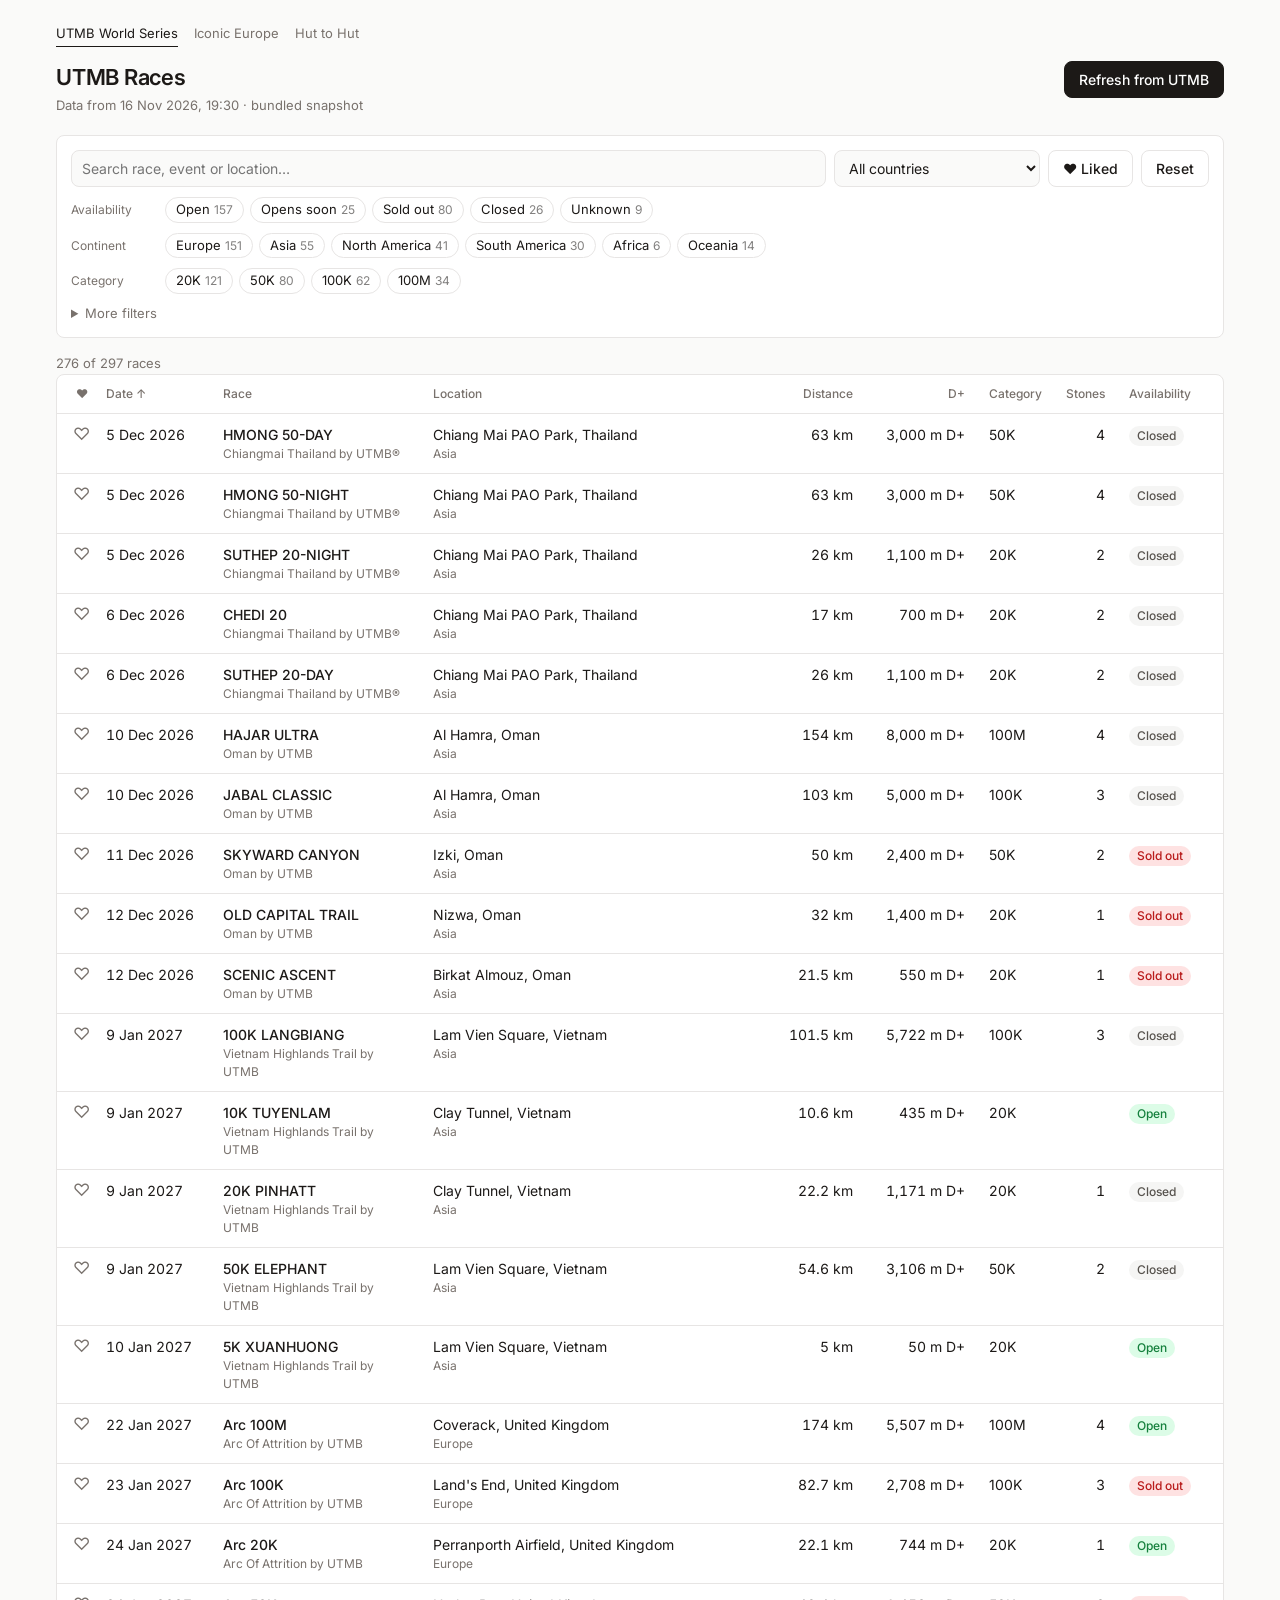
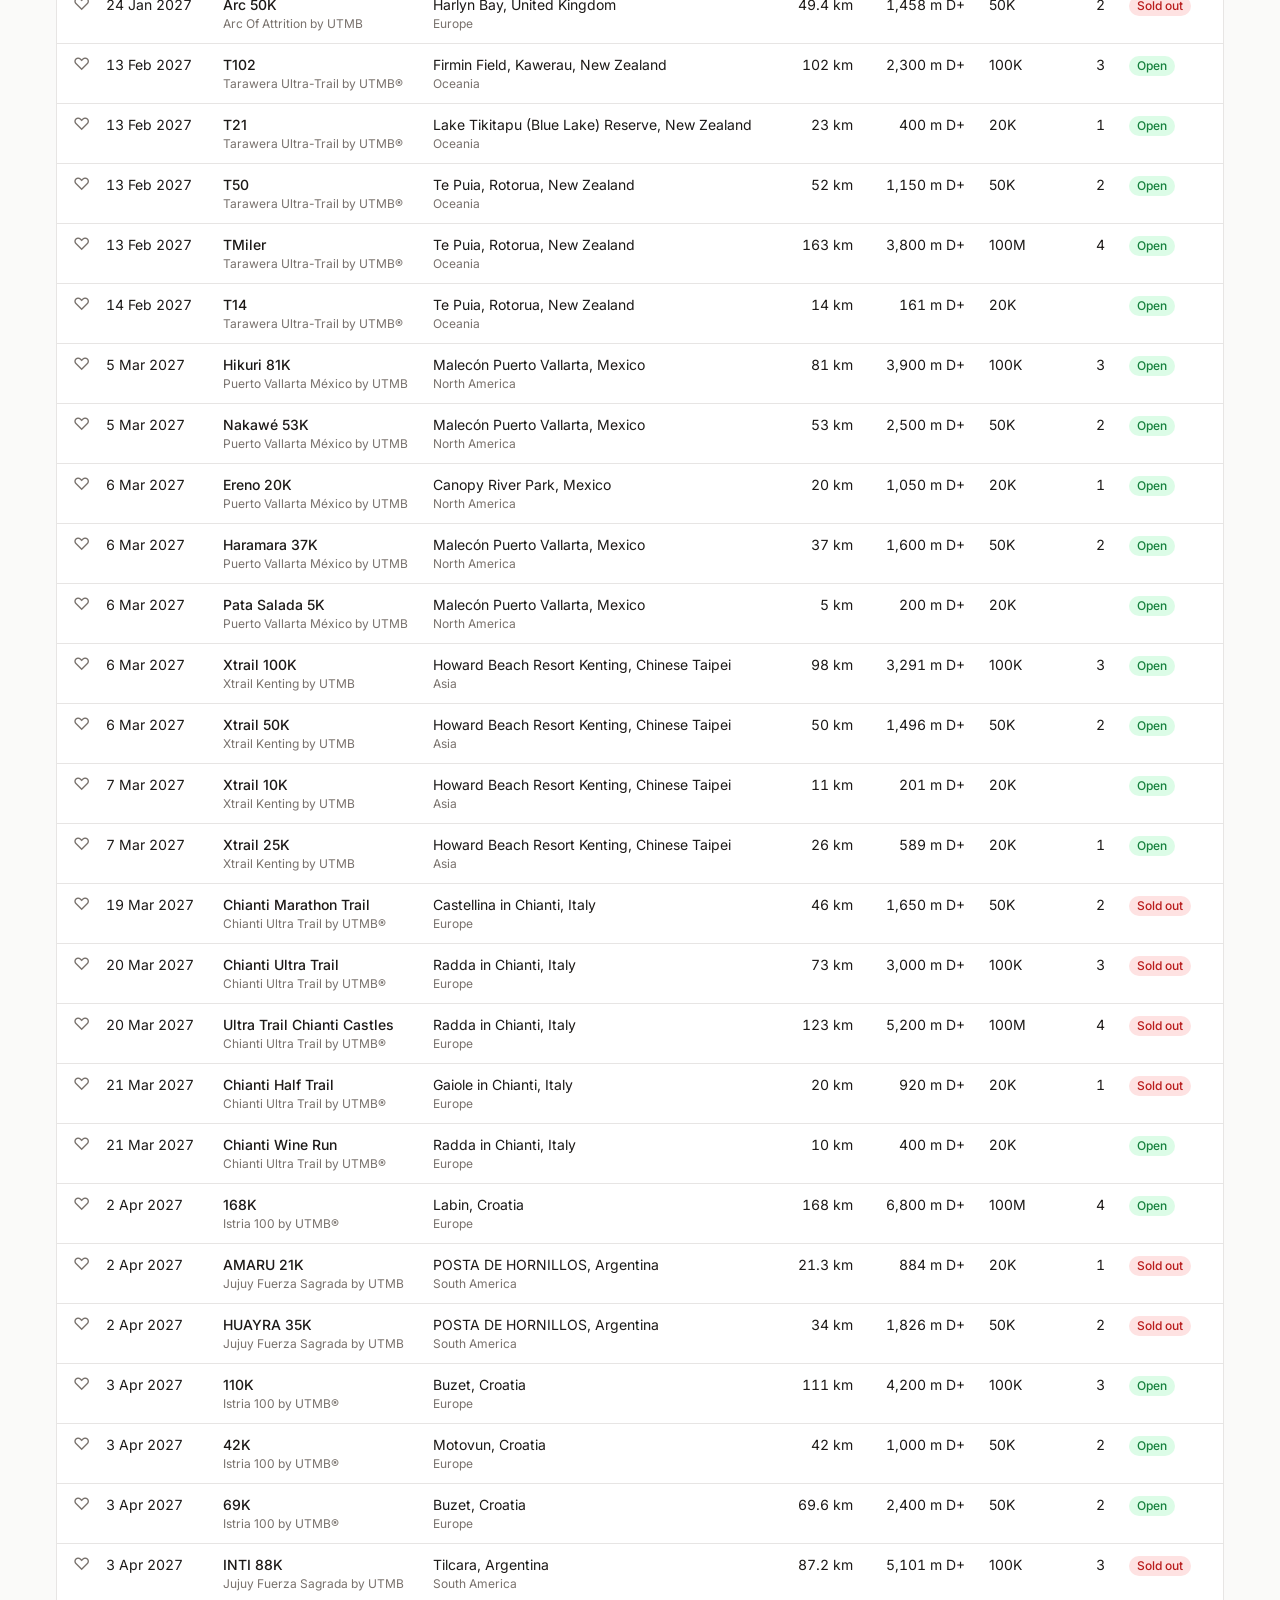
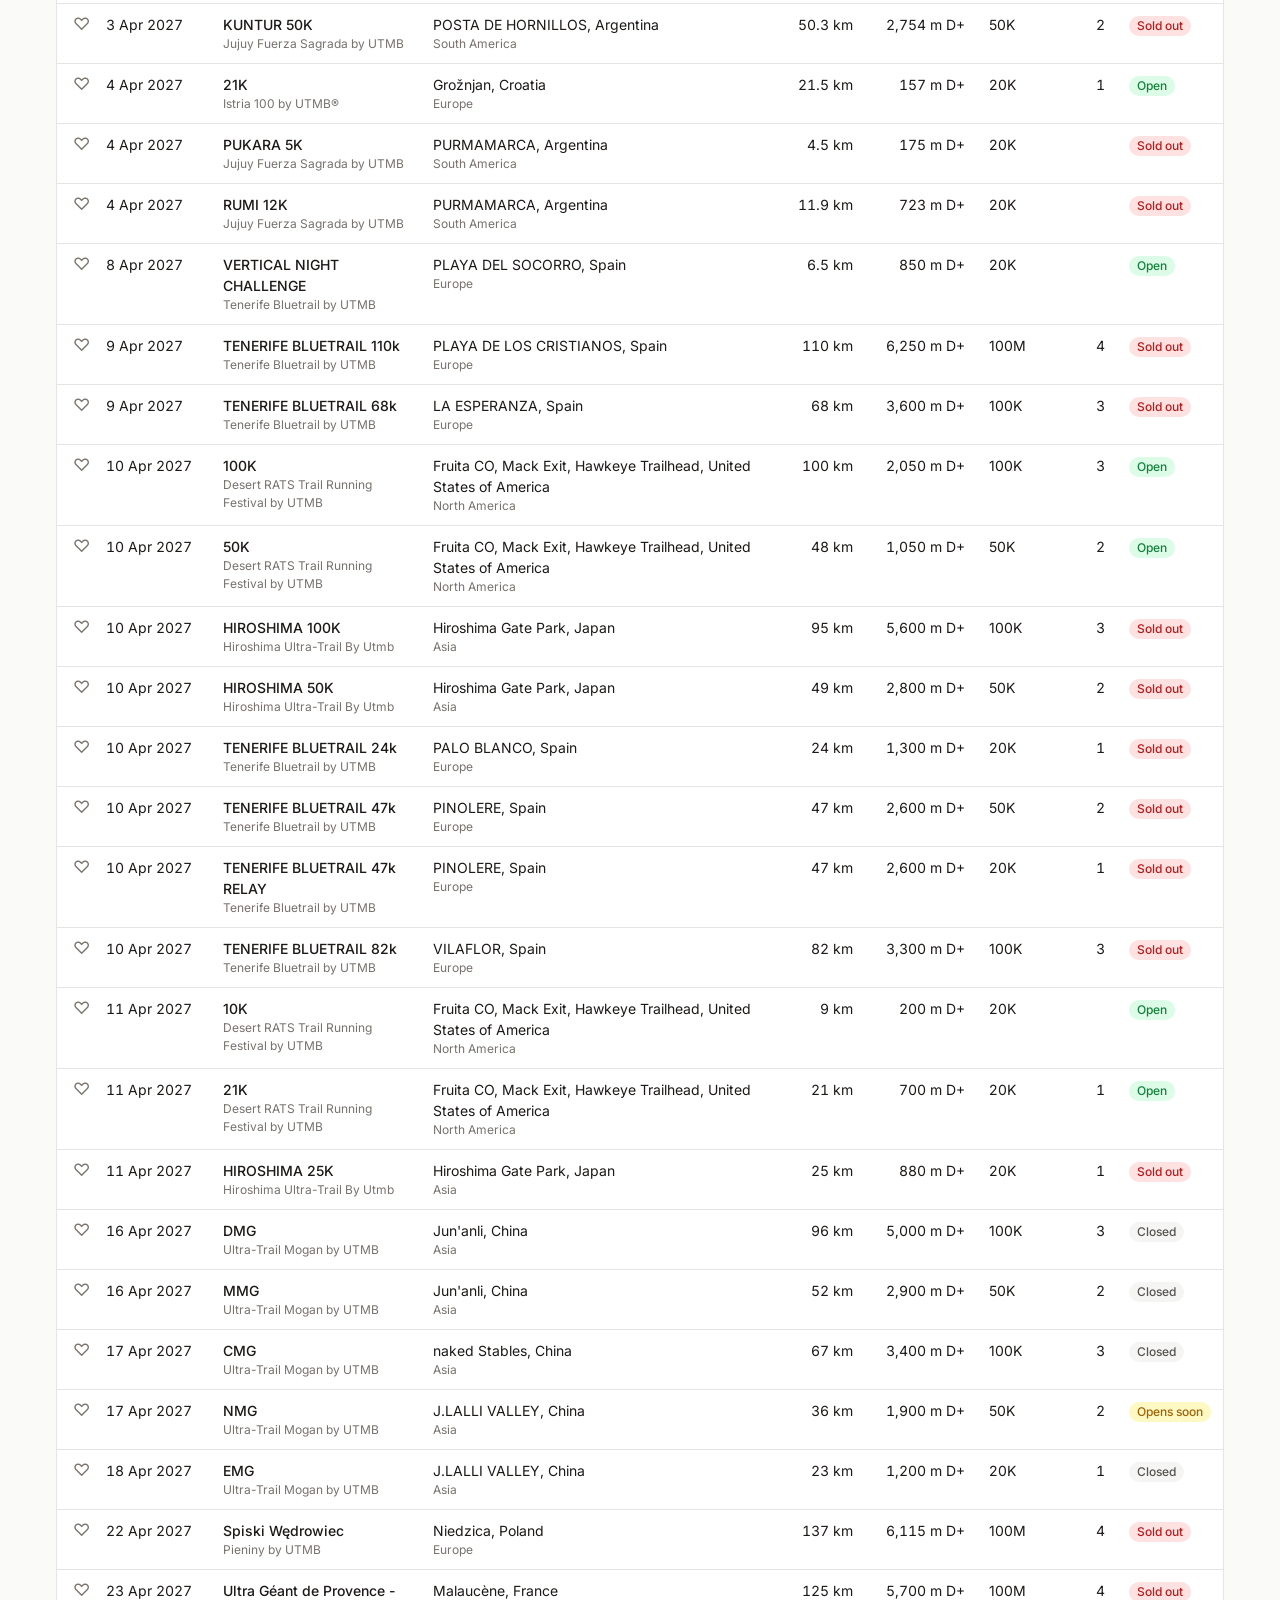
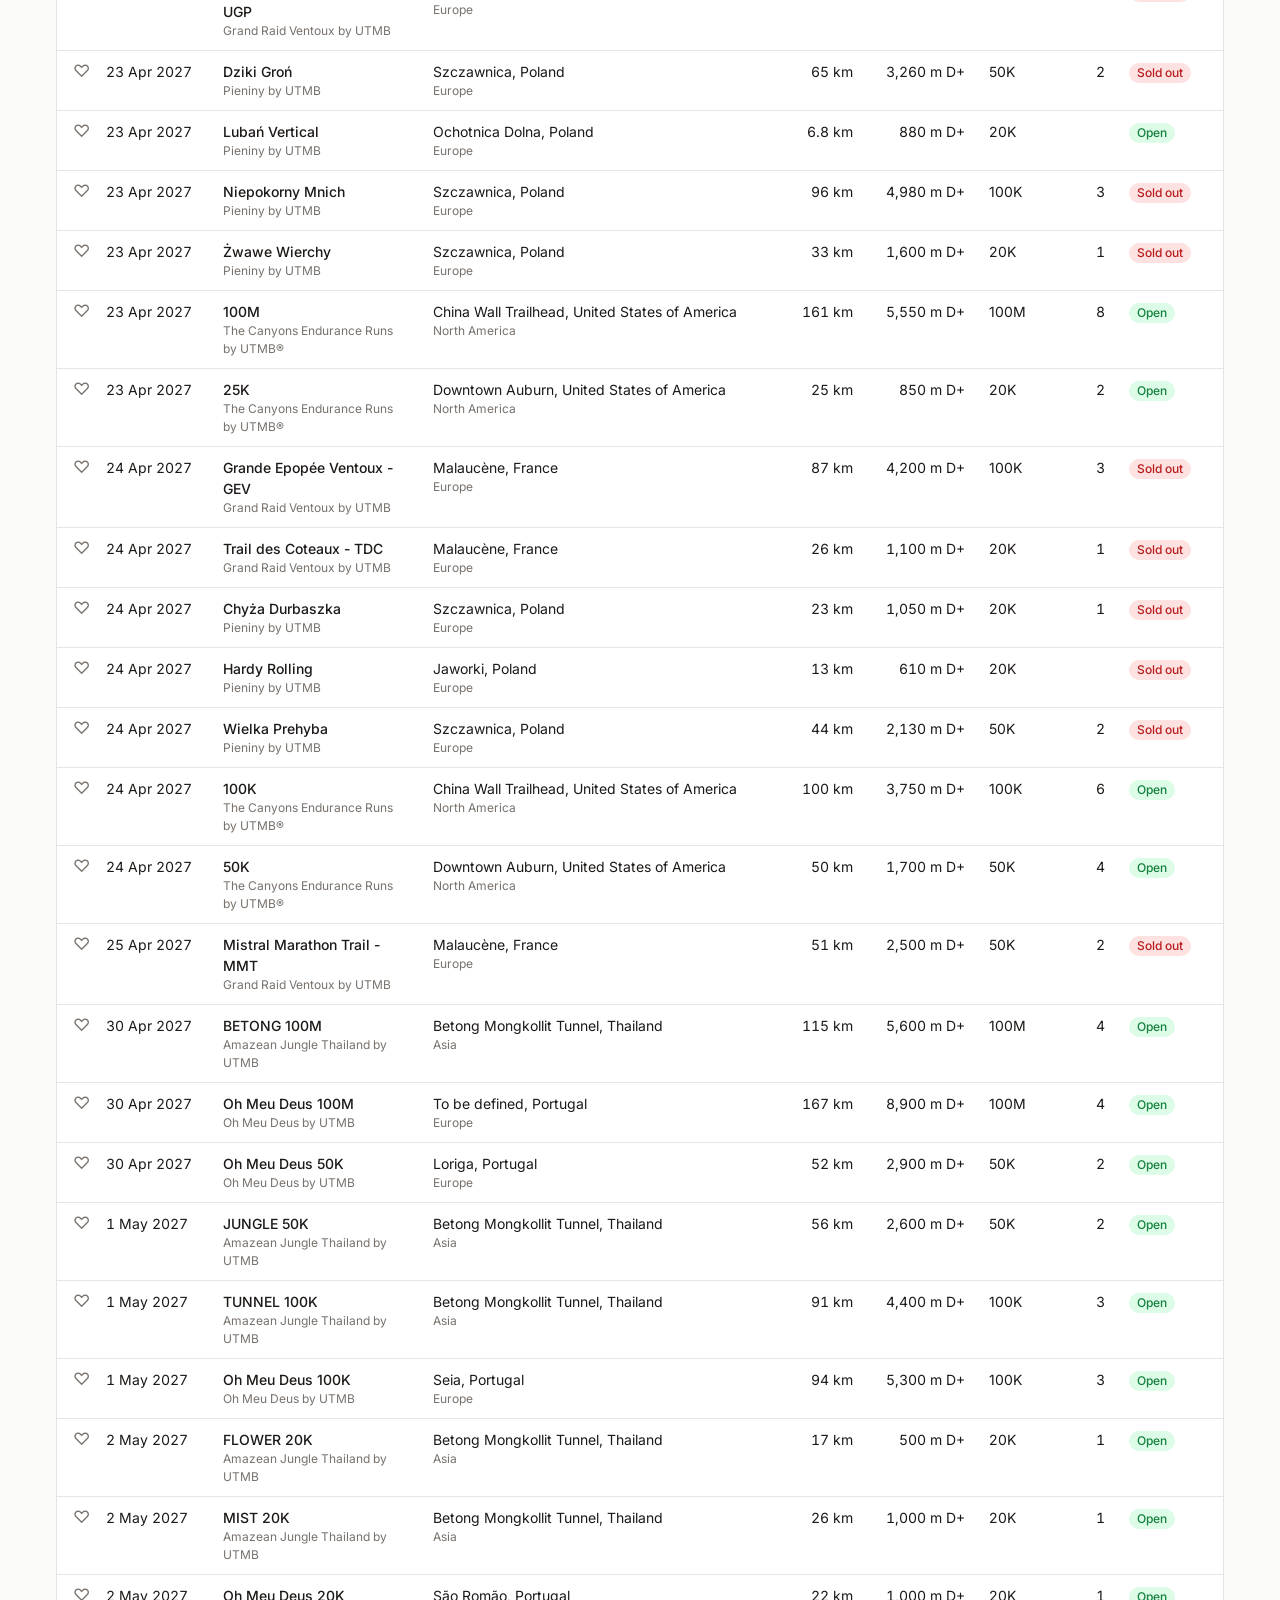
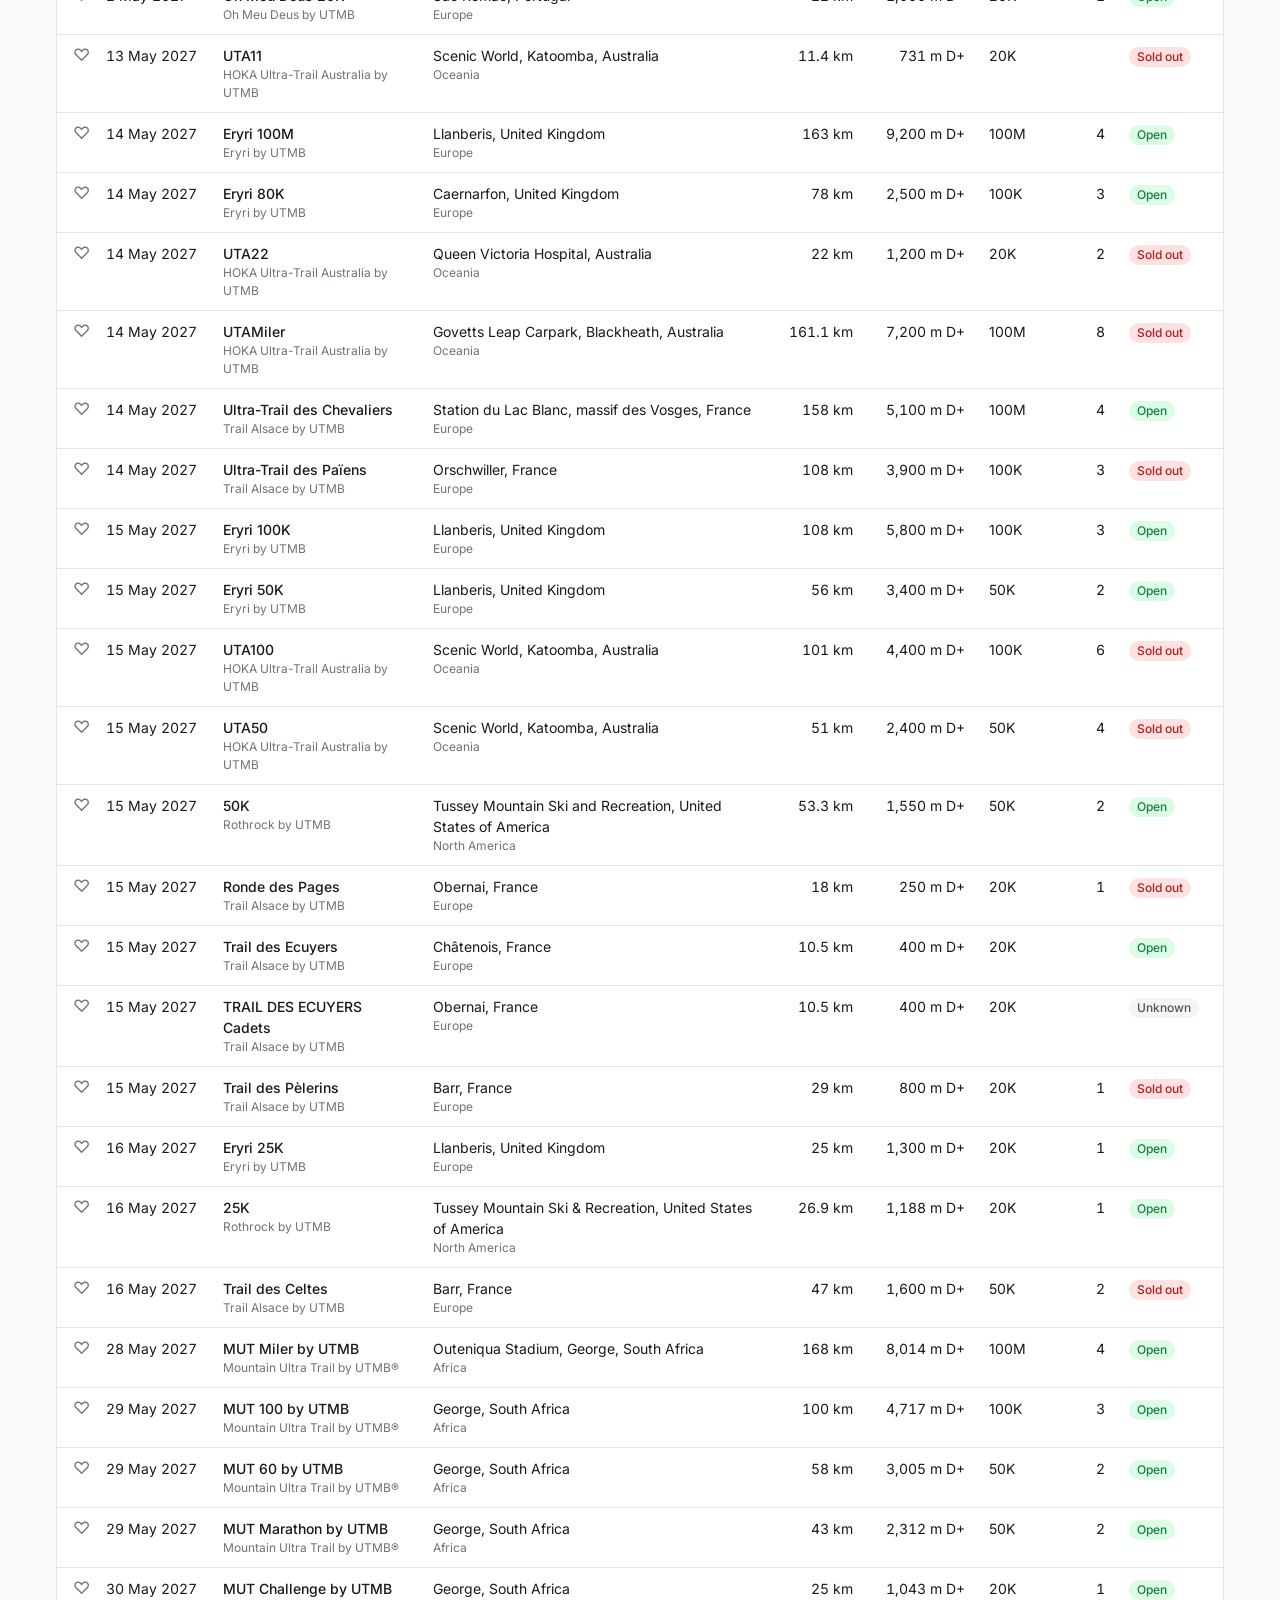
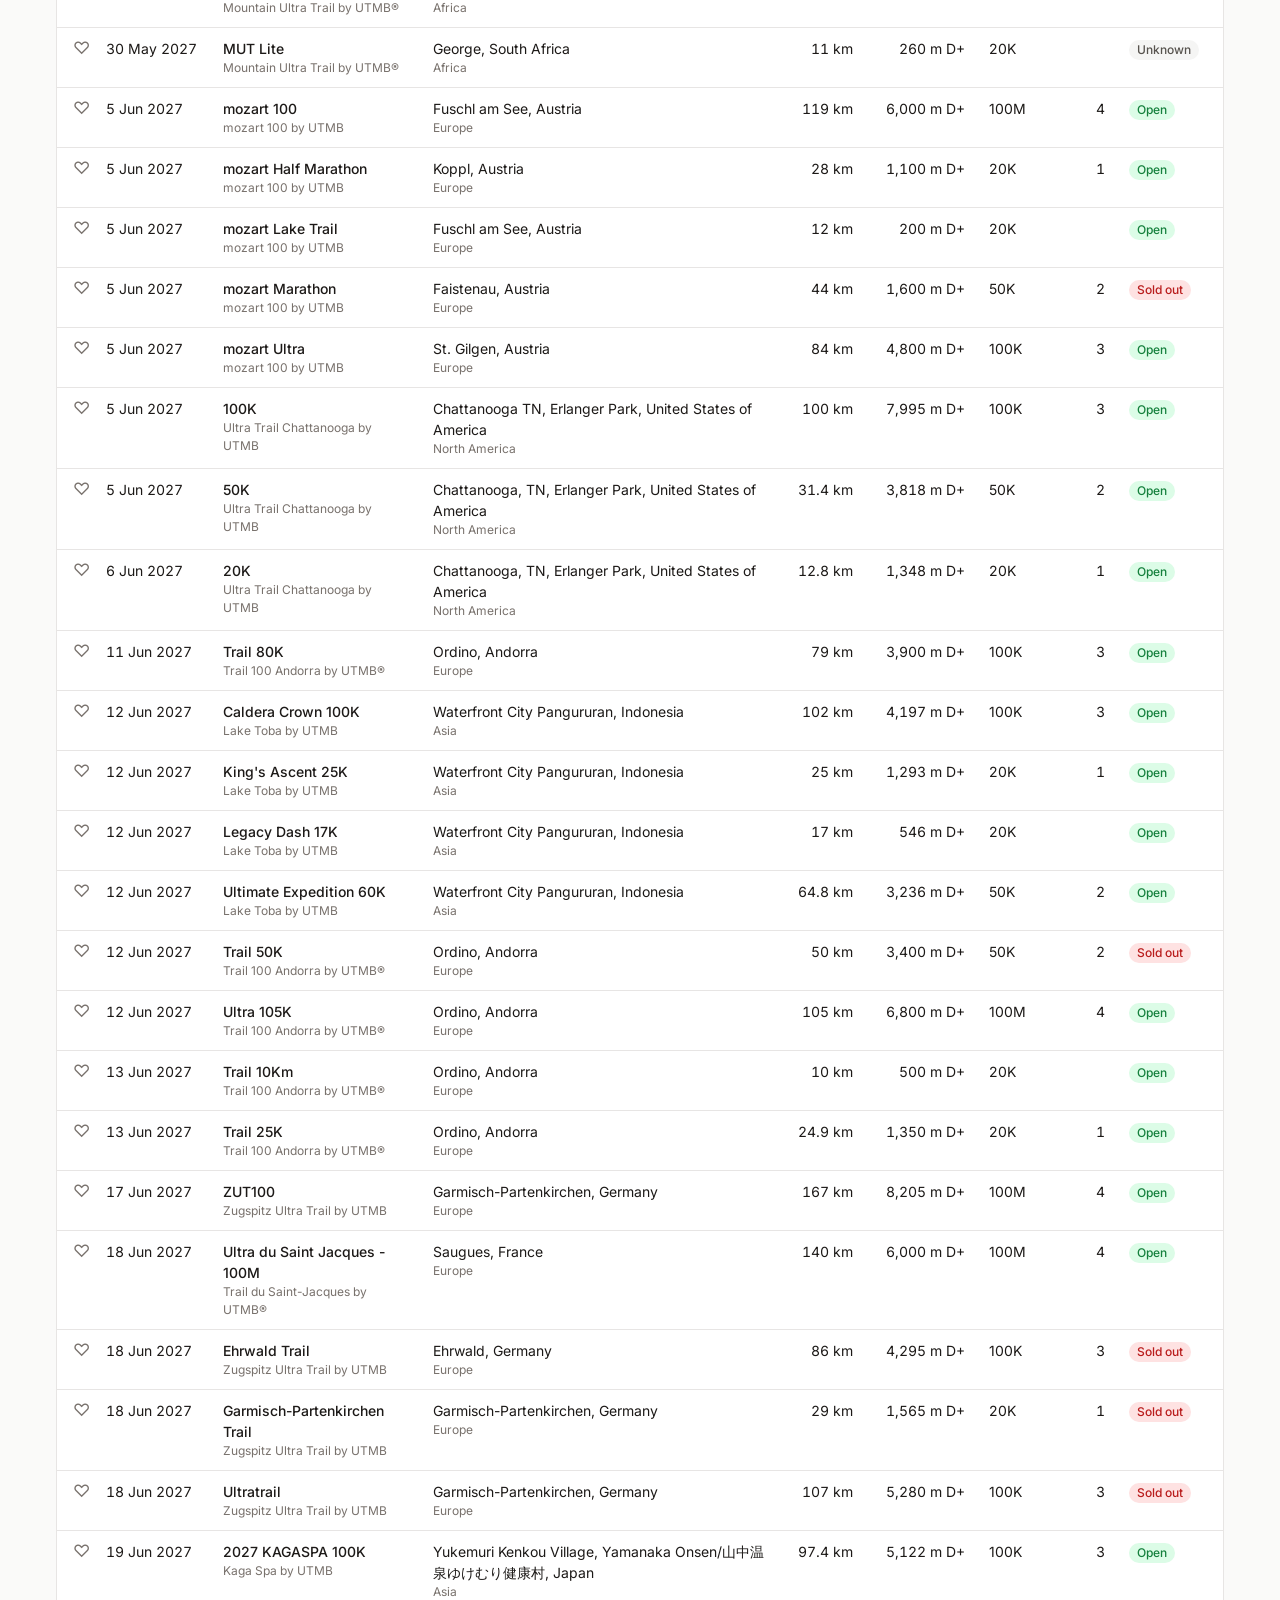
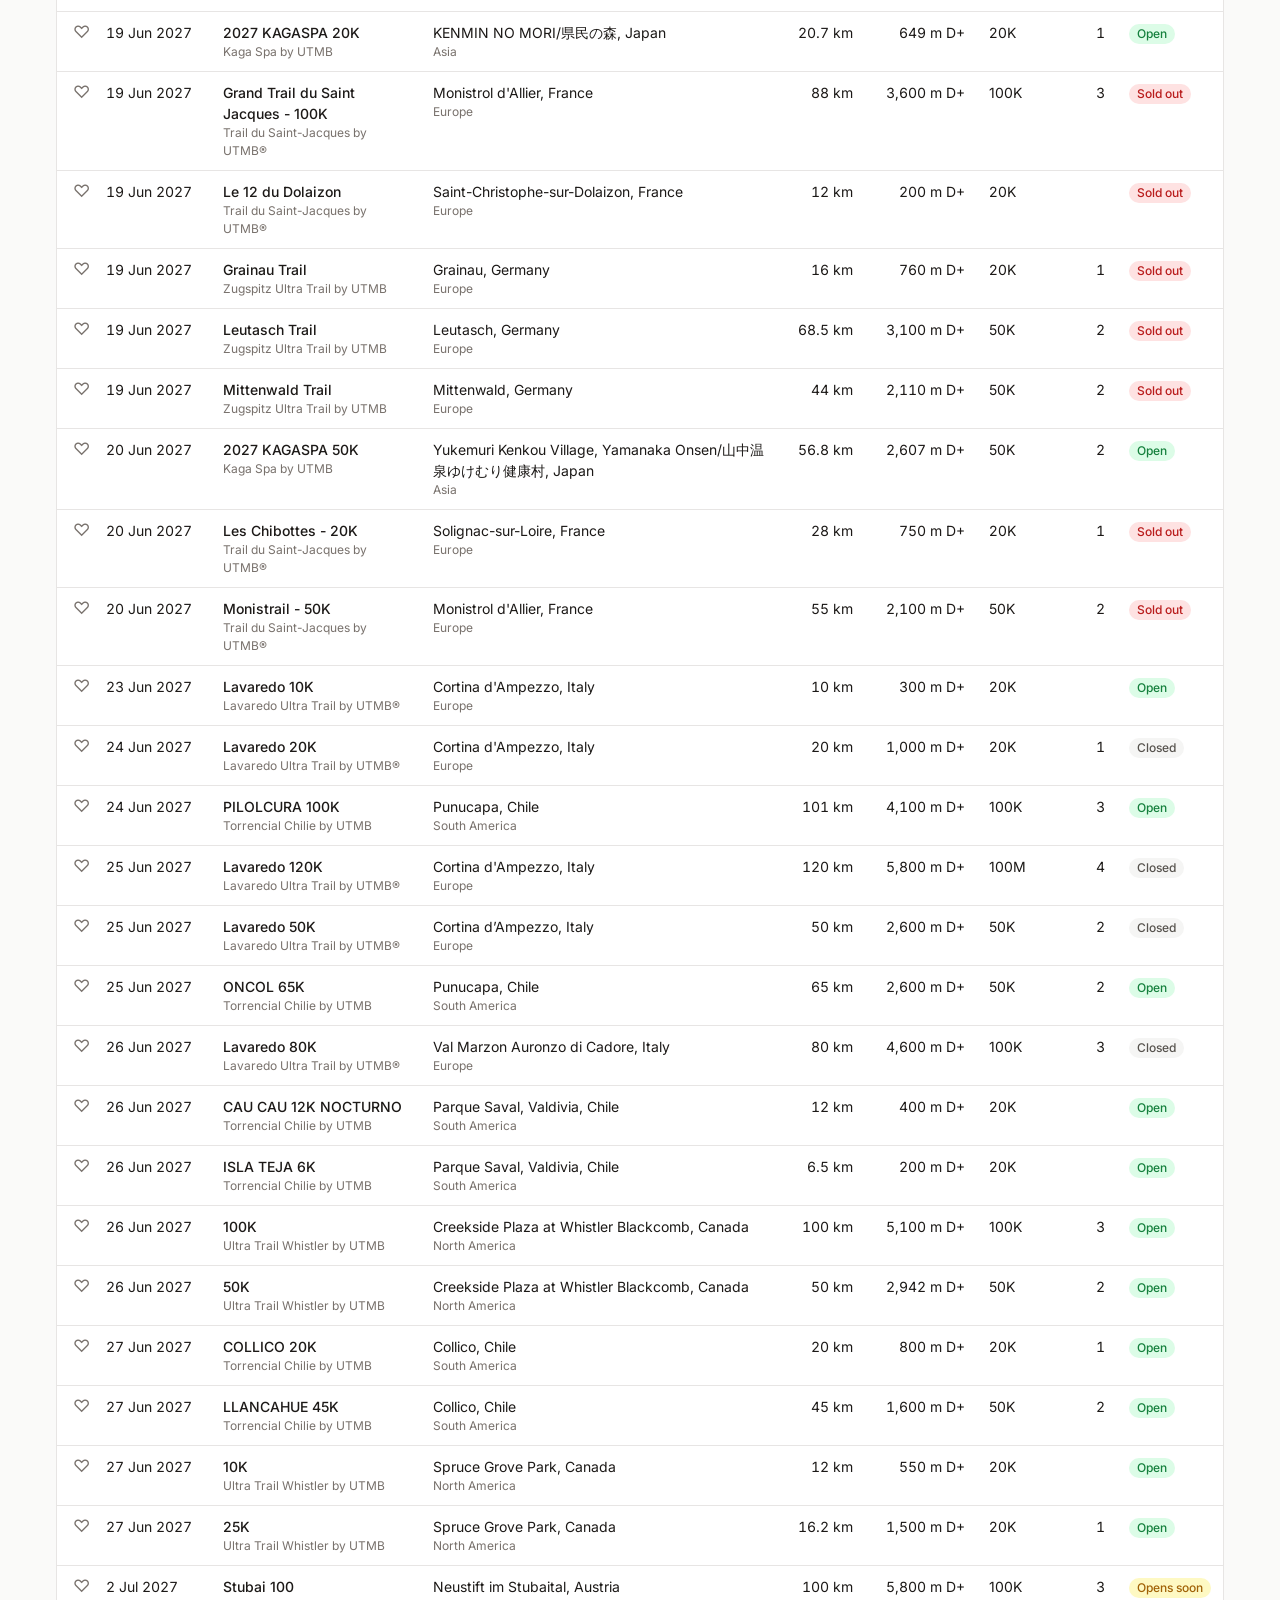
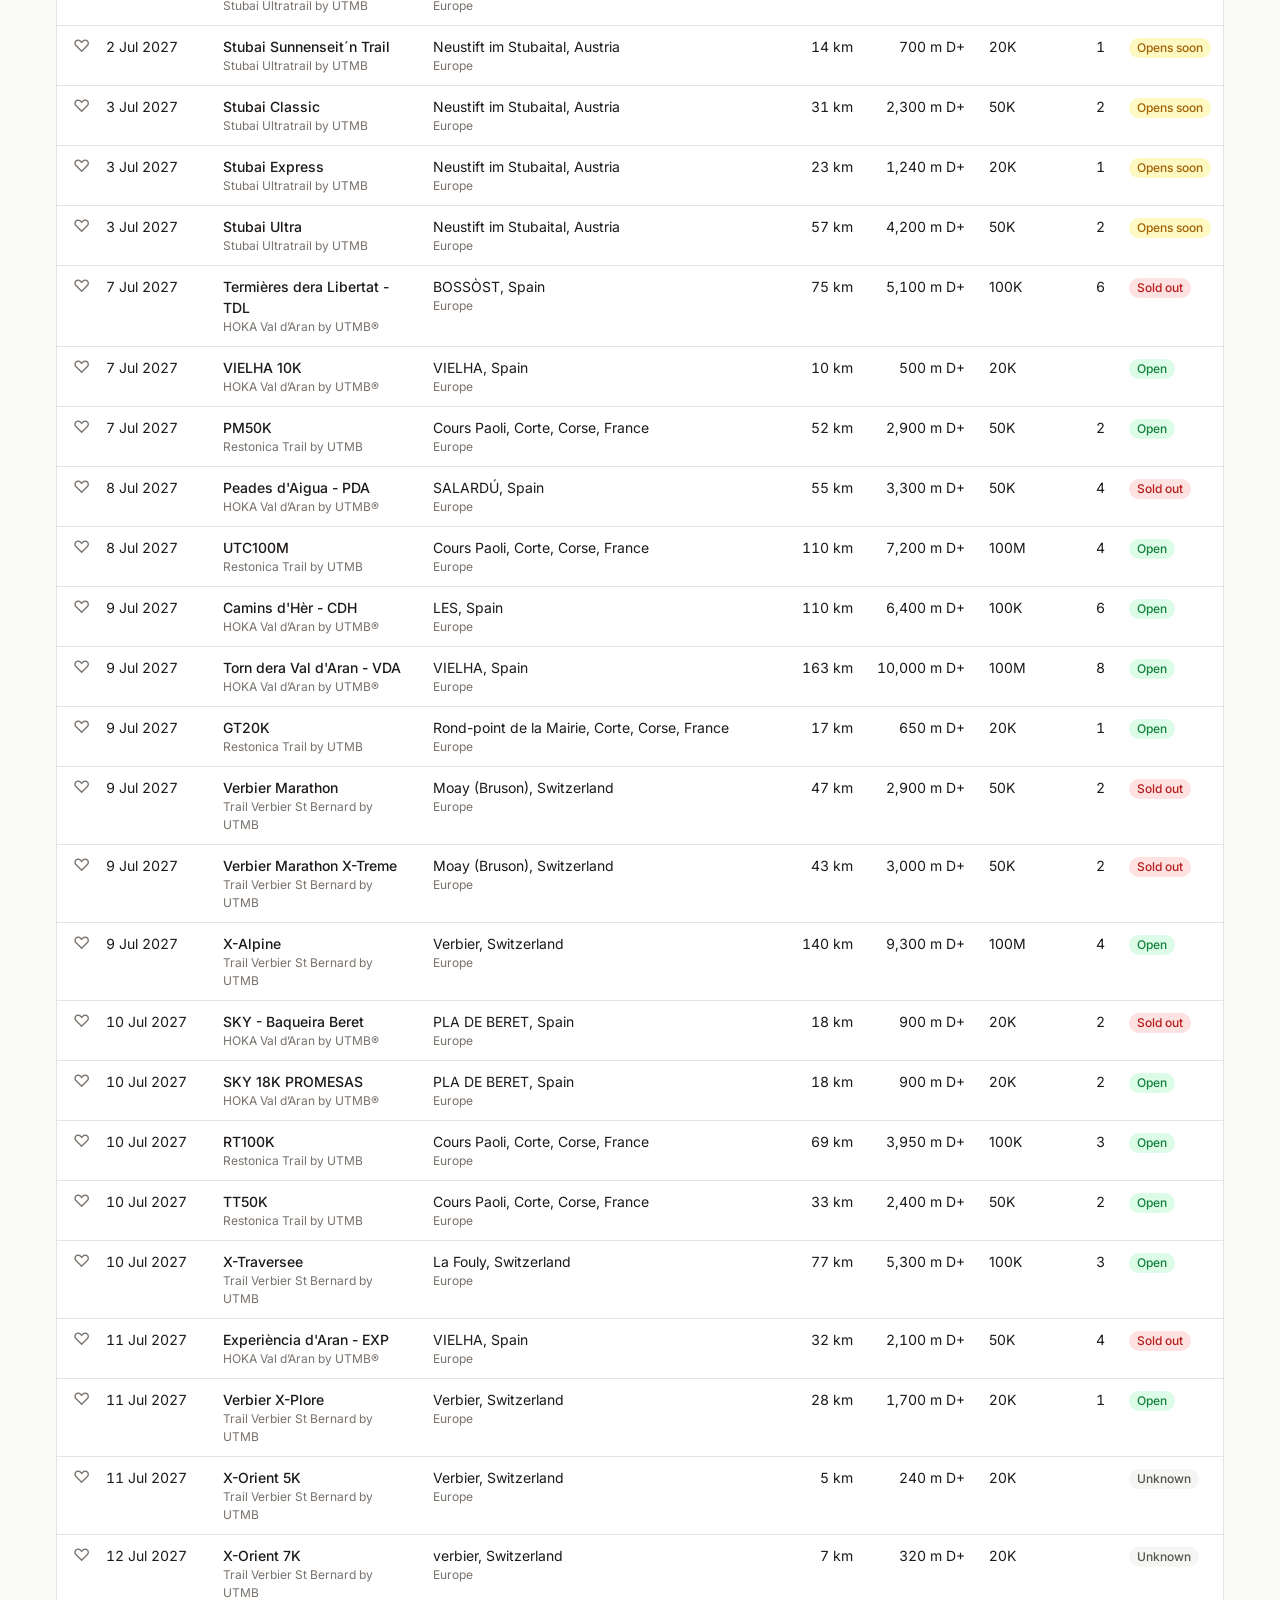
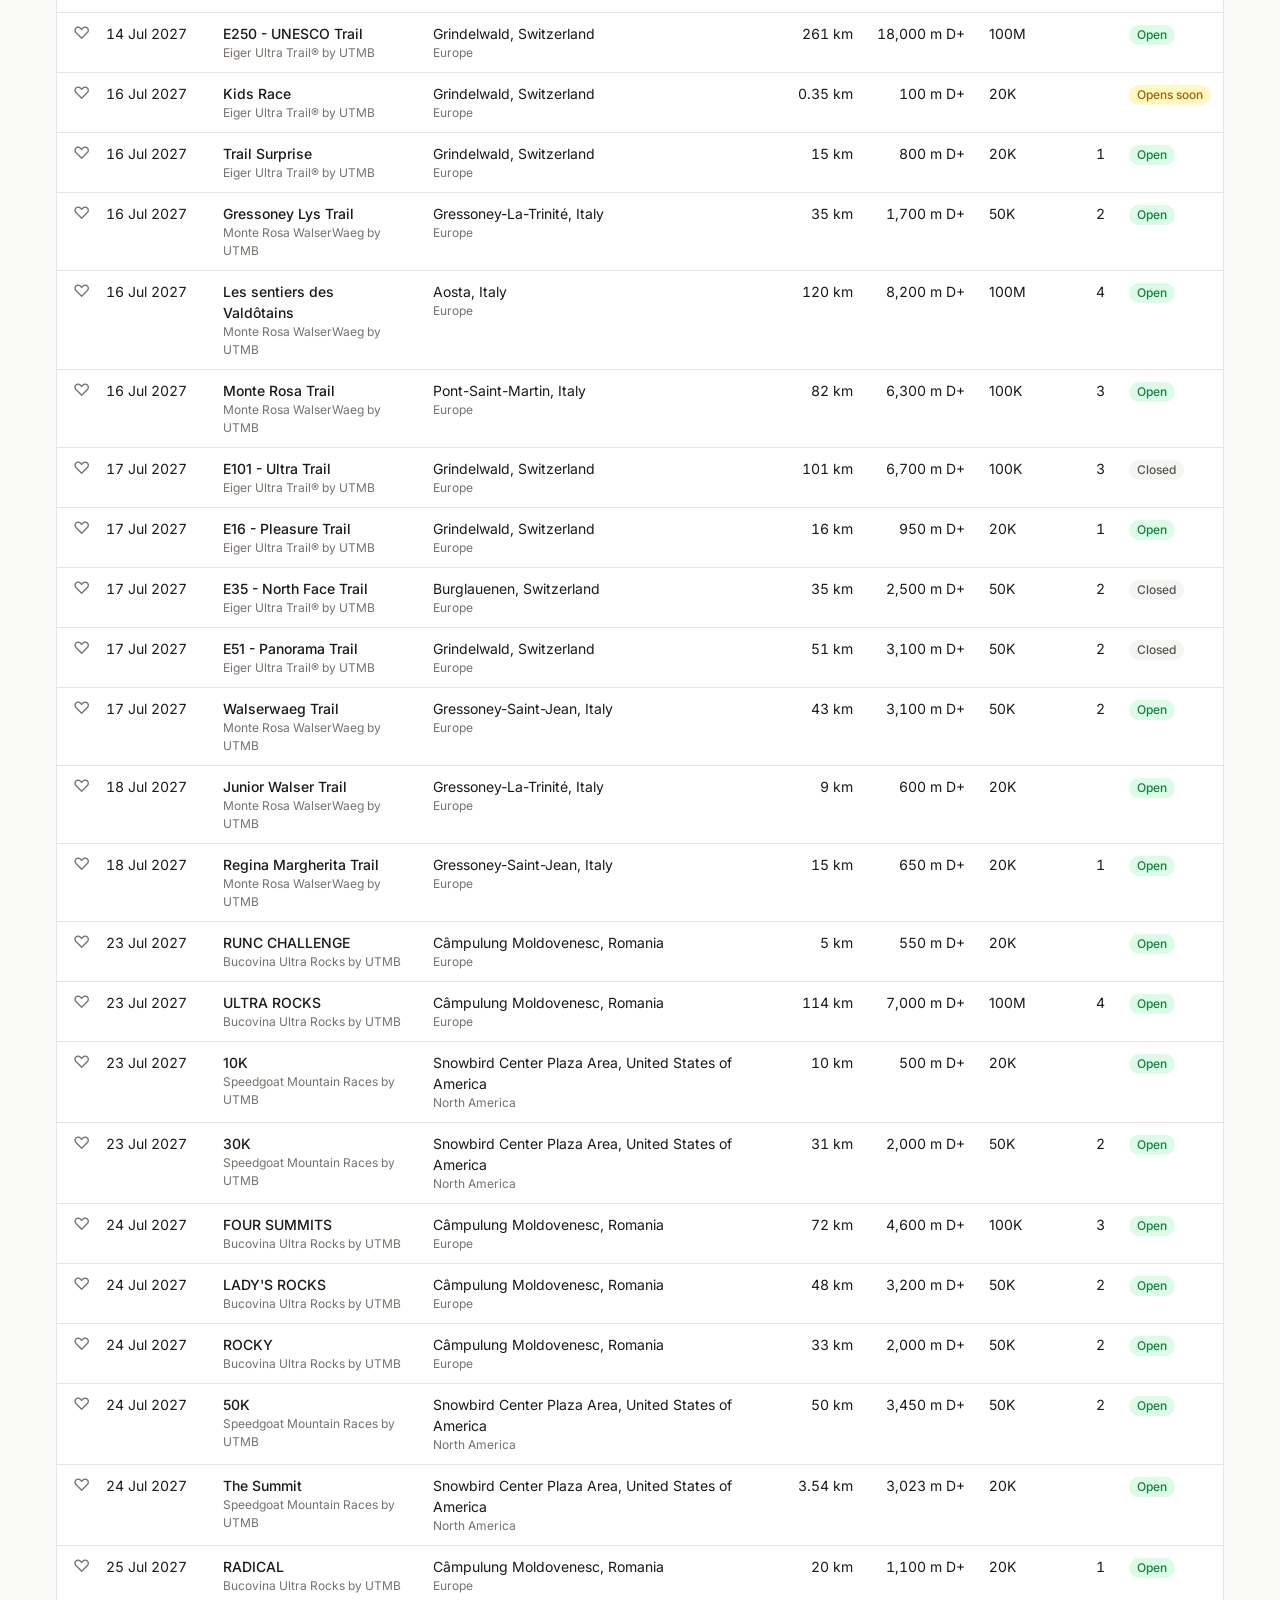
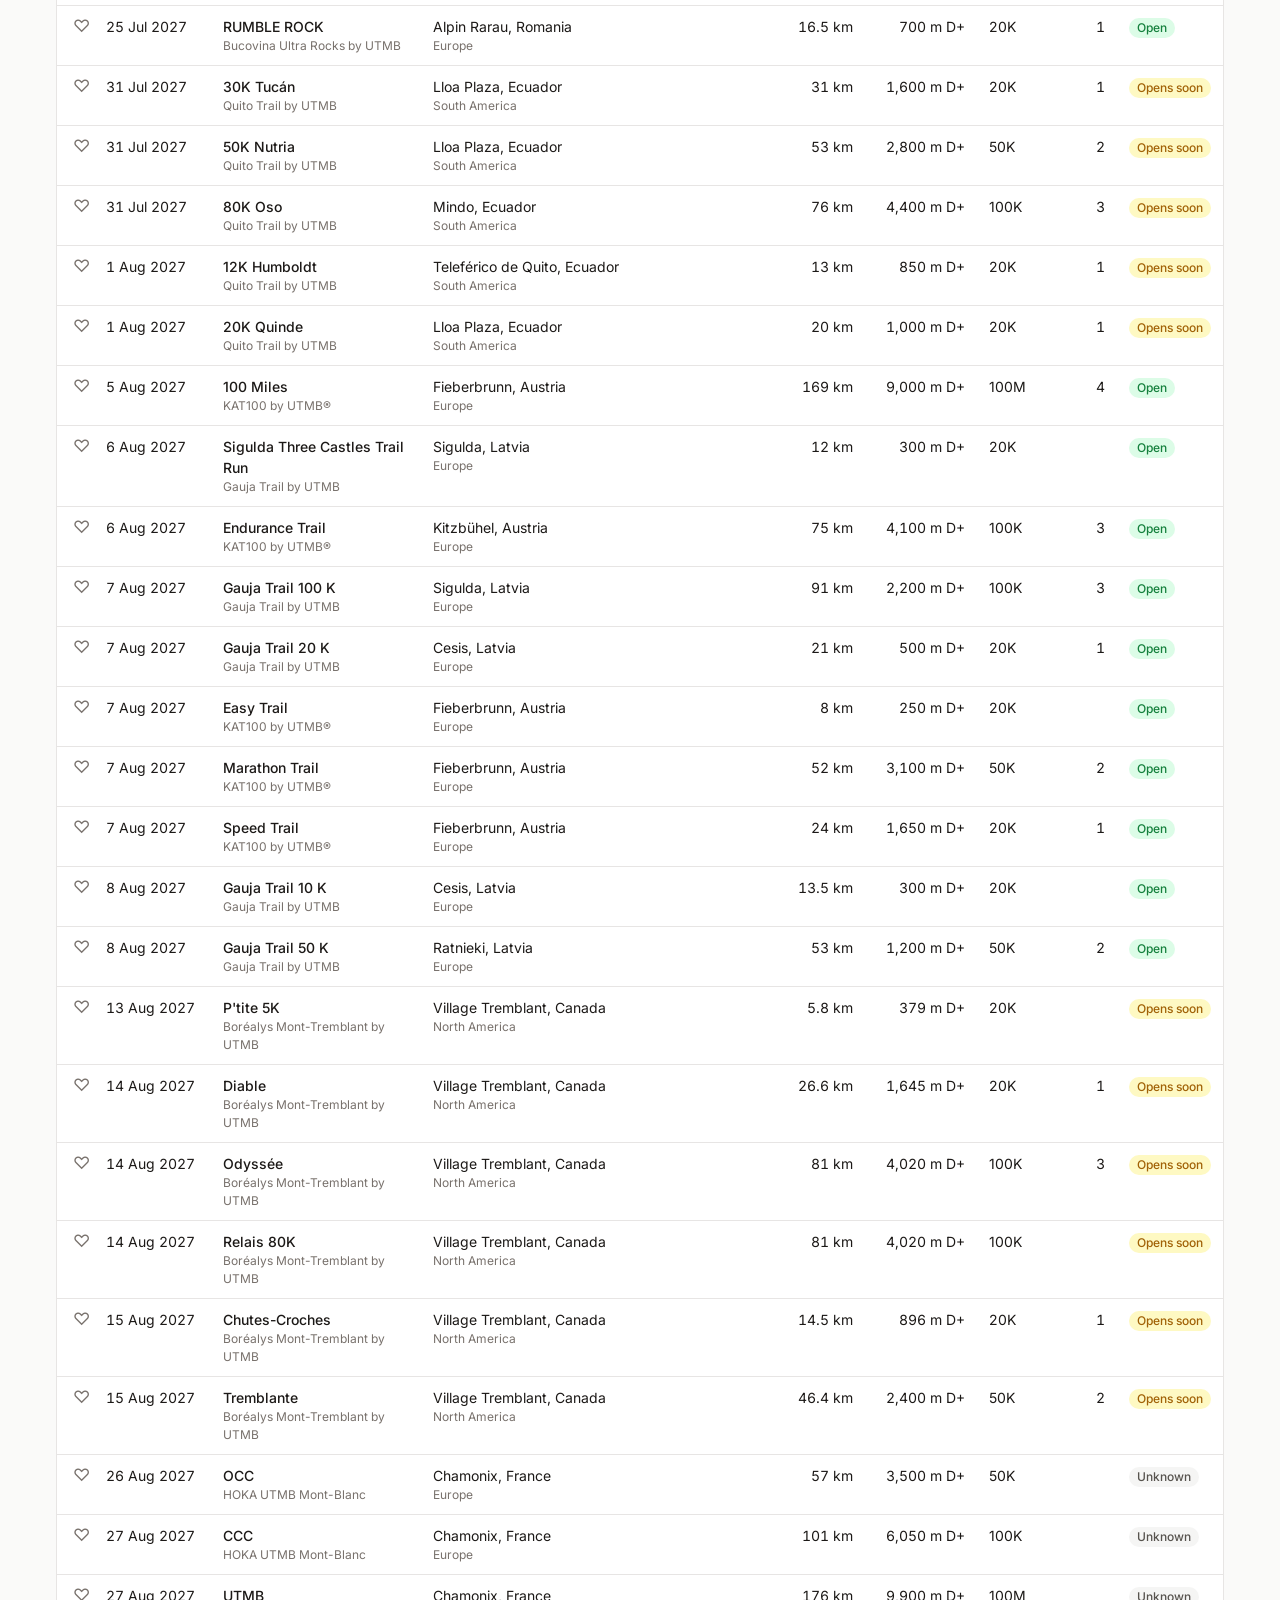
<file: index.html>
<!doctype html>
<html lang="en">
<head>
  <meta charset="utf-8">
  <meta name="viewport" content="width=device-width, initial-scale=1">
  <title>UTMB Races</title>
  <meta name="description" content="Upcoming UTMB World Series races and their registration availability.">
  <link rel="preconnect" href="https://fonts.googleapis.com">
  <link rel="preconnect" href="https://fonts.gstatic.com" crossorigin>
  <link href="https://fonts.googleapis.com/css2?family=Inter:wght@400;500;600&display=swap" rel="stylesheet">
  <link rel="stylesheet" href="style.css">
</head>
<body data-page="utmb">
  <nav class="nav">
    <a href="./" aria-current="page">UTMB World Series</a>
    <a href="europe.html">Iconic Europe</a>
    <a href="huts.html">Hut to Hut</a>
  </nav>
  <header class="top">
    <div>
      <h1>UTMB Races</h1>
      <p class="meta" id="meta">Loading…</p>
    </div>
    <button id="refresh" class="btn primary" type="button">Refresh from UTMB</button>
  </header>

  <section class="filters" aria-label="Filters">
    <div class="row">
      <input id="q" type="search" placeholder="Search race, event or location…" autocomplete="off">
      <select id="country" aria-label="Country"><option value="">All countries</option></select>
      <button id="liked" class="btn like-filter" type="button" aria-pressed="false">♥ Liked <span class="n" id="liked-n"></span></button>
      <button id="reset" class="btn" type="button">Reset</button>
    </div>

    <div class="group"><span class="label">Availability</span><div class="chips" id="f-status"></div></div>
    <div class="group"><span class="label">Continent</span><div class="chips" id="f-continent"></div></div>
    <div class="group"><span class="label">Category</span><div class="chips" id="f-category"></div></div>

    <details class="more">
      <summary>More filters</summary>
      <div class="ranges">
        <label>From <input id="dateFrom" type="date"></label>
        <label>To <input id="dateTo" type="date"></label>
        <label>Distance km <span class="pair"><input id="distMin" type="number" min="0" placeholder="min"><input id="distMax" type="number" min="0" placeholder="max"></span></label>
        <label>Elevation m <span class="pair"><input id="elevMin" type="number" min="0" placeholder="min"><input id="elevMax" type="number" min="0" placeholder="max"></span></label>
        <label>Running Stones ≥ <input id="stonesMin" type="number" min="0" placeholder="any"></label>
        <label class="check"><input id="past" type="checkbox"> Include past races</label>
      </div>
      <div class="group"><span class="label">Terrain</span><div class="chips" id="f-terrain"></div></div>
    </details>
  </section>

  <main>
    <p class="count" id="count"></p>
    <div class="table-wrap">
      <table id="table">
        <thead>
          <tr>
            <th data-sort="liked" class="like" aria-label="Liked">♥</th>
            <th data-sort="date">Date</th>
            <th data-sort="event">Race</th>
            <th data-sort="country">Location</th>
            <th data-sort="distance" class="num">Distance</th>
            <th data-sort="elevationGain" class="num">D+</th>
            <th data-sort="category">Category</th>
            <th data-sort="runningStones" class="num stones">Stones</th>
            <th data-sort="status">Availability</th>
          </tr>
        </thead>
        <tbody id="rows"></tbody>
      </table>
    </div>
    <p class="empty" id="empty" hidden>No races match these filters.</p>
  </main>

  <div class="toast" id="toast" role="status" hidden></div>

  <script src="config.js"></script>
  <script src="geo.js"></script>
  <script src="app.js"></script>
</body>
</html>
</file>
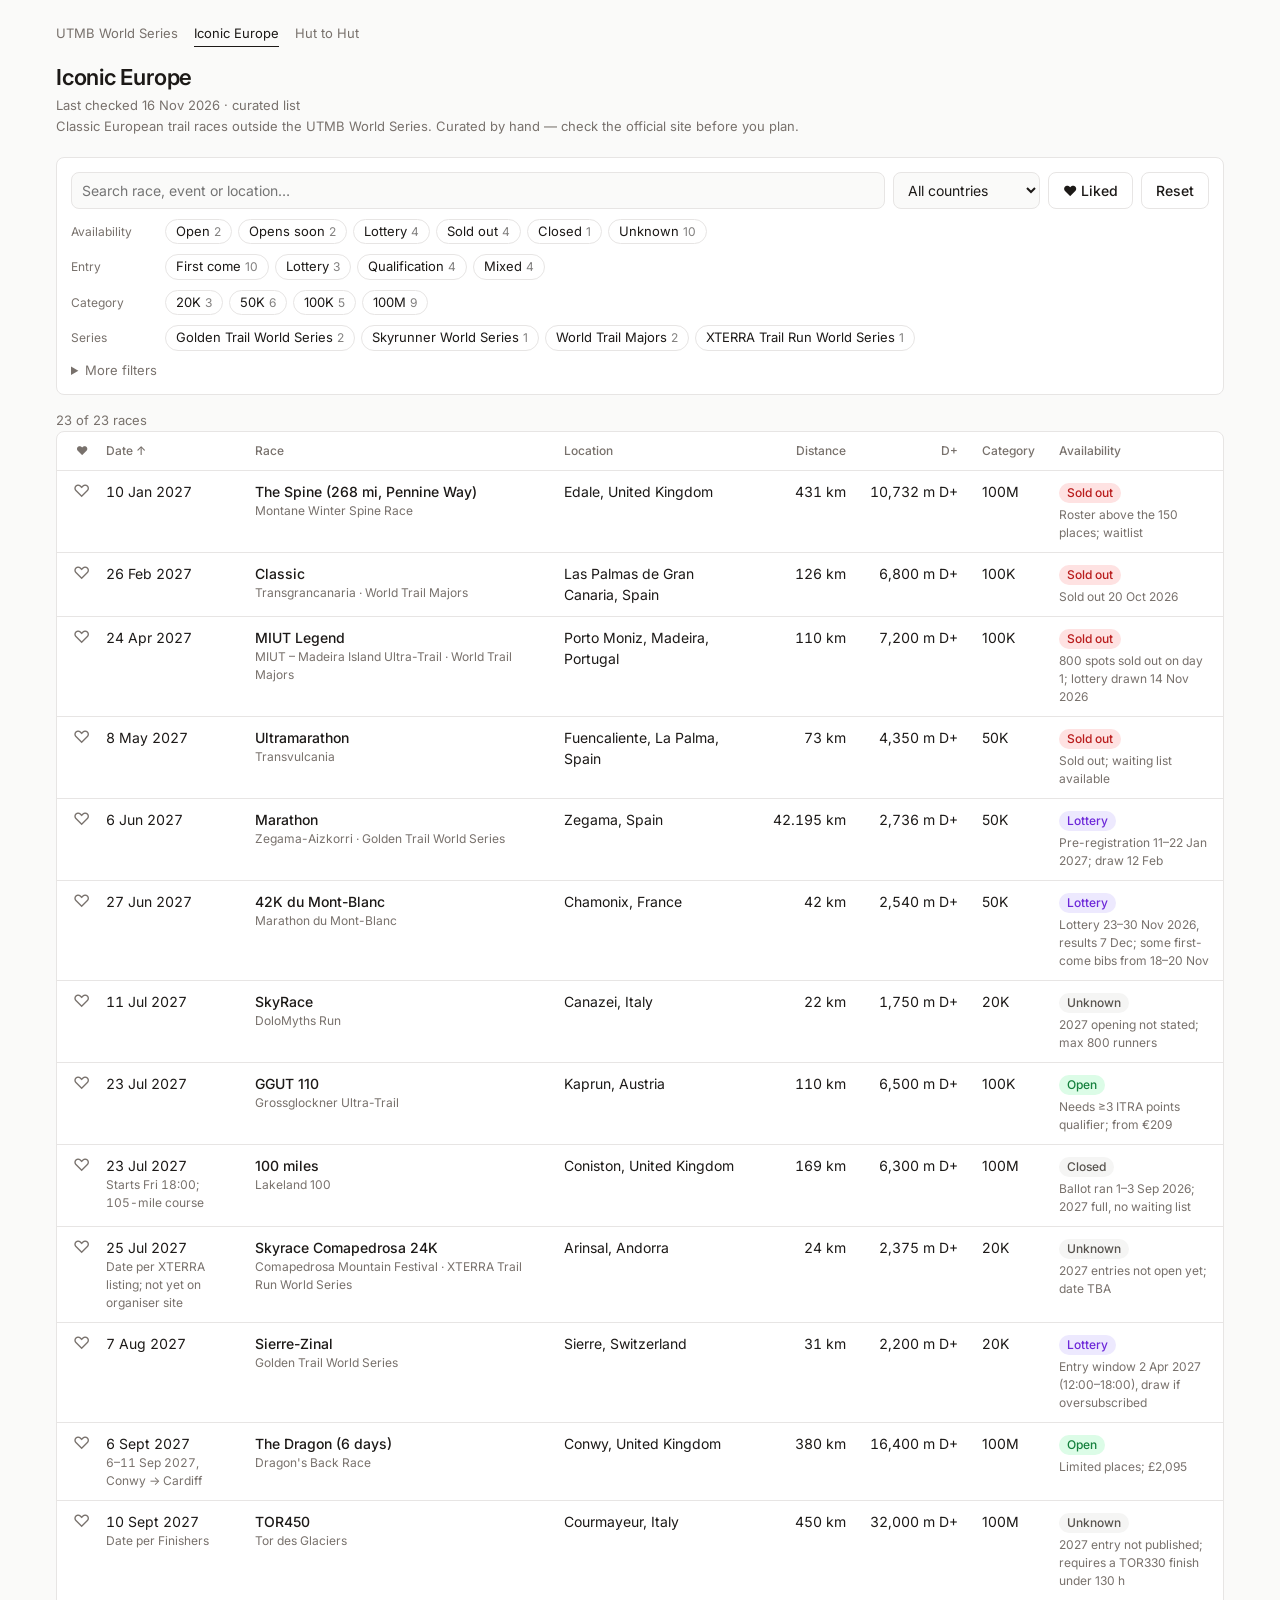
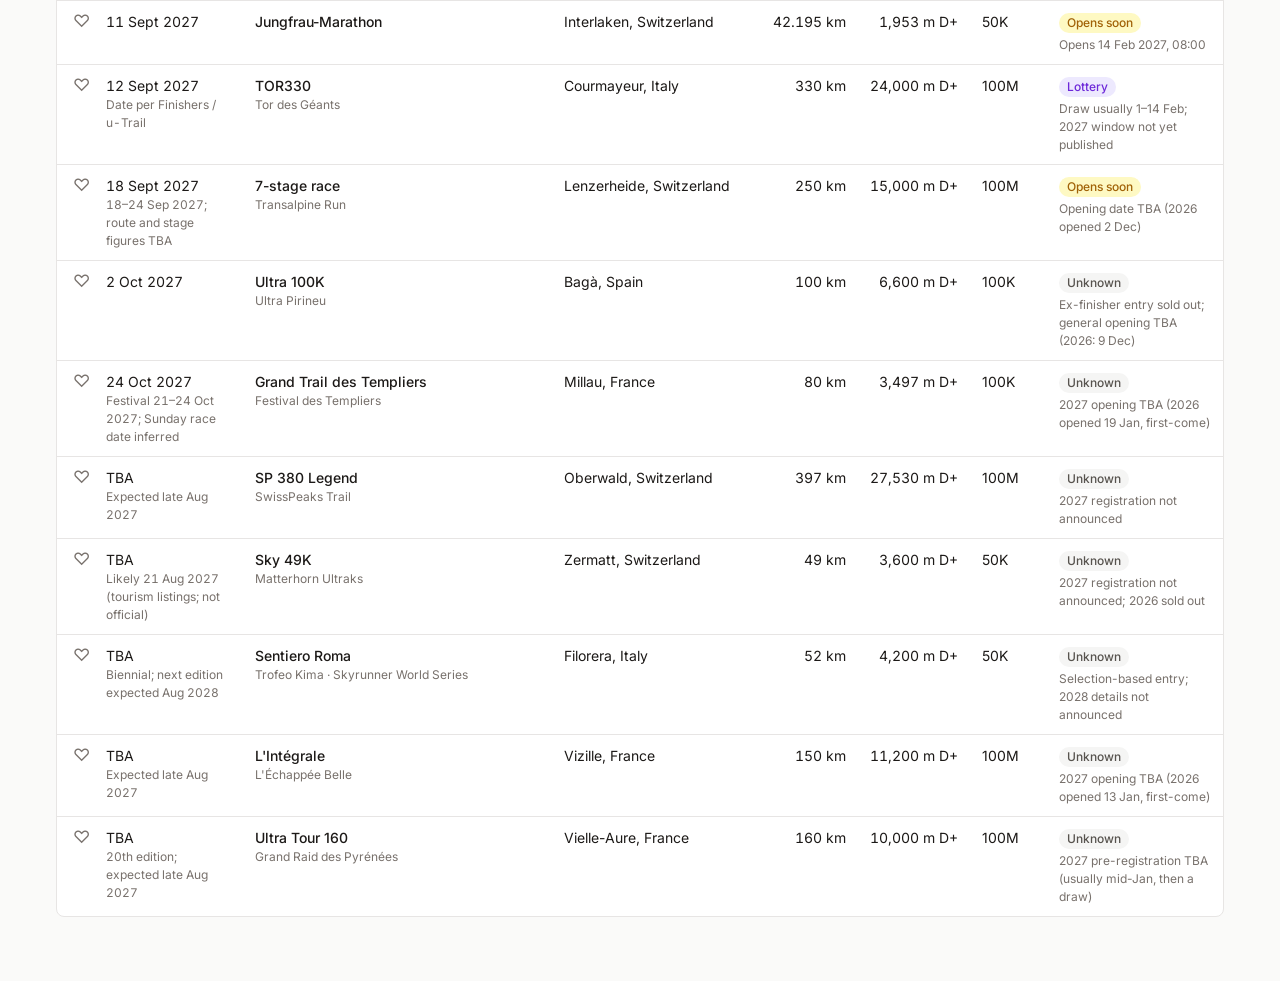
<file: europe.html>
<!doctype html>
<html lang="en">
<head>
  <meta charset="utf-8">
  <meta name="viewport" content="width=device-width, initial-scale=1">
  <title>Iconic Europe Races</title>
  <meta name="description" content="Iconic European trail races outside the UTMB World Series, with dates and registration status.">
  <link rel="preconnect" href="https://fonts.googleapis.com">
  <link rel="preconnect" href="https://fonts.gstatic.com" crossorigin>
  <link href="https://fonts.googleapis.com/css2?family=Inter:wght@400;500;600&display=swap" rel="stylesheet">
  <link rel="stylesheet" href="style.css">
</head>
<body data-page="europe">
  <nav class="nav">
    <a href="./">UTMB World Series</a>
    <a href="europe.html" aria-current="page">Iconic Europe</a>
    <a href="huts.html">Hut to Hut</a>
  </nav>
  <header class="top">
    <div>
      <h1>Iconic Europe</h1>
      <p class="meta" id="meta">Loading…</p>
      <p class="meta">Classic European trail races outside the UTMB World Series. Curated by hand — check the official site before you plan.</p>
    </div>
  </header>

  <section class="filters" aria-label="Filters">
    <div class="row">
      <input id="q" type="search" placeholder="Search race, event or location…" autocomplete="off">
      <select id="country" aria-label="Country"><option value="">All countries</option></select>
      <button id="liked" class="btn like-filter" type="button" aria-pressed="false">♥ Liked <span class="n" id="liked-n"></span></button>
      <button id="reset" class="btn" type="button">Reset</button>
    </div>

    <div class="group"><span class="label">Availability</span><div class="chips" id="f-status"></div></div>
    <div class="group"><span class="label">Entry</span><div class="chips" id="f-entry"></div></div>
    <div class="group"><span class="label">Category</span><div class="chips" id="f-category"></div></div>
    <div class="group"><span class="label">Series</span><div class="chips" id="f-series"></div></div>

    <details class="more">
      <summary>More filters</summary>
      <div class="ranges">
        <label>From <input id="dateFrom" type="date"></label>
        <label>To <input id="dateTo" type="date"></label>
        <label>Distance km <span class="pair"><input id="distMin" type="number" min="0" placeholder="min"><input id="distMax" type="number" min="0" placeholder="max"></span></label>
        <label>Elevation m <span class="pair"><input id="elevMin" type="number" min="0" placeholder="min"><input id="elevMax" type="number" min="0" placeholder="max"></span></label>
        <label class="check"><input id="past" type="checkbox"> Include past races</label>
      </div>
      <div class="group"><span class="label">Terrain</span><div class="chips" id="f-terrain"></div></div>
    </details>
  </section>

  <main>
    <p class="count" id="count"></p>
    <div class="table-wrap">
      <table id="table">
        <thead>
          <tr>
            <th data-sort="liked" class="like" aria-label="Liked">♥</th>
            <th data-sort="date">Date</th>
            <th data-sort="event">Race</th>
            <th data-sort="country">Location</th>
            <th data-sort="distance" class="num">Distance</th>
            <th data-sort="elevationGain" class="num">D+</th>
            <th data-sort="category">Category</th>
            <th data-sort="runningStones" class="num stones">Stones</th>
            <th data-sort="status">Availability</th>
          </tr>
        </thead>
        <tbody id="rows"></tbody>
      </table>
    </div>
    <p class="empty" id="empty" hidden>No races match these filters.</p>
  </main>

  <div class="toast" id="toast" role="status" hidden></div>

  <script src="config.js"></script>
  <script src="geo.js"></script>
  <script src="app.js"></script>
</body>
</html>
</file>
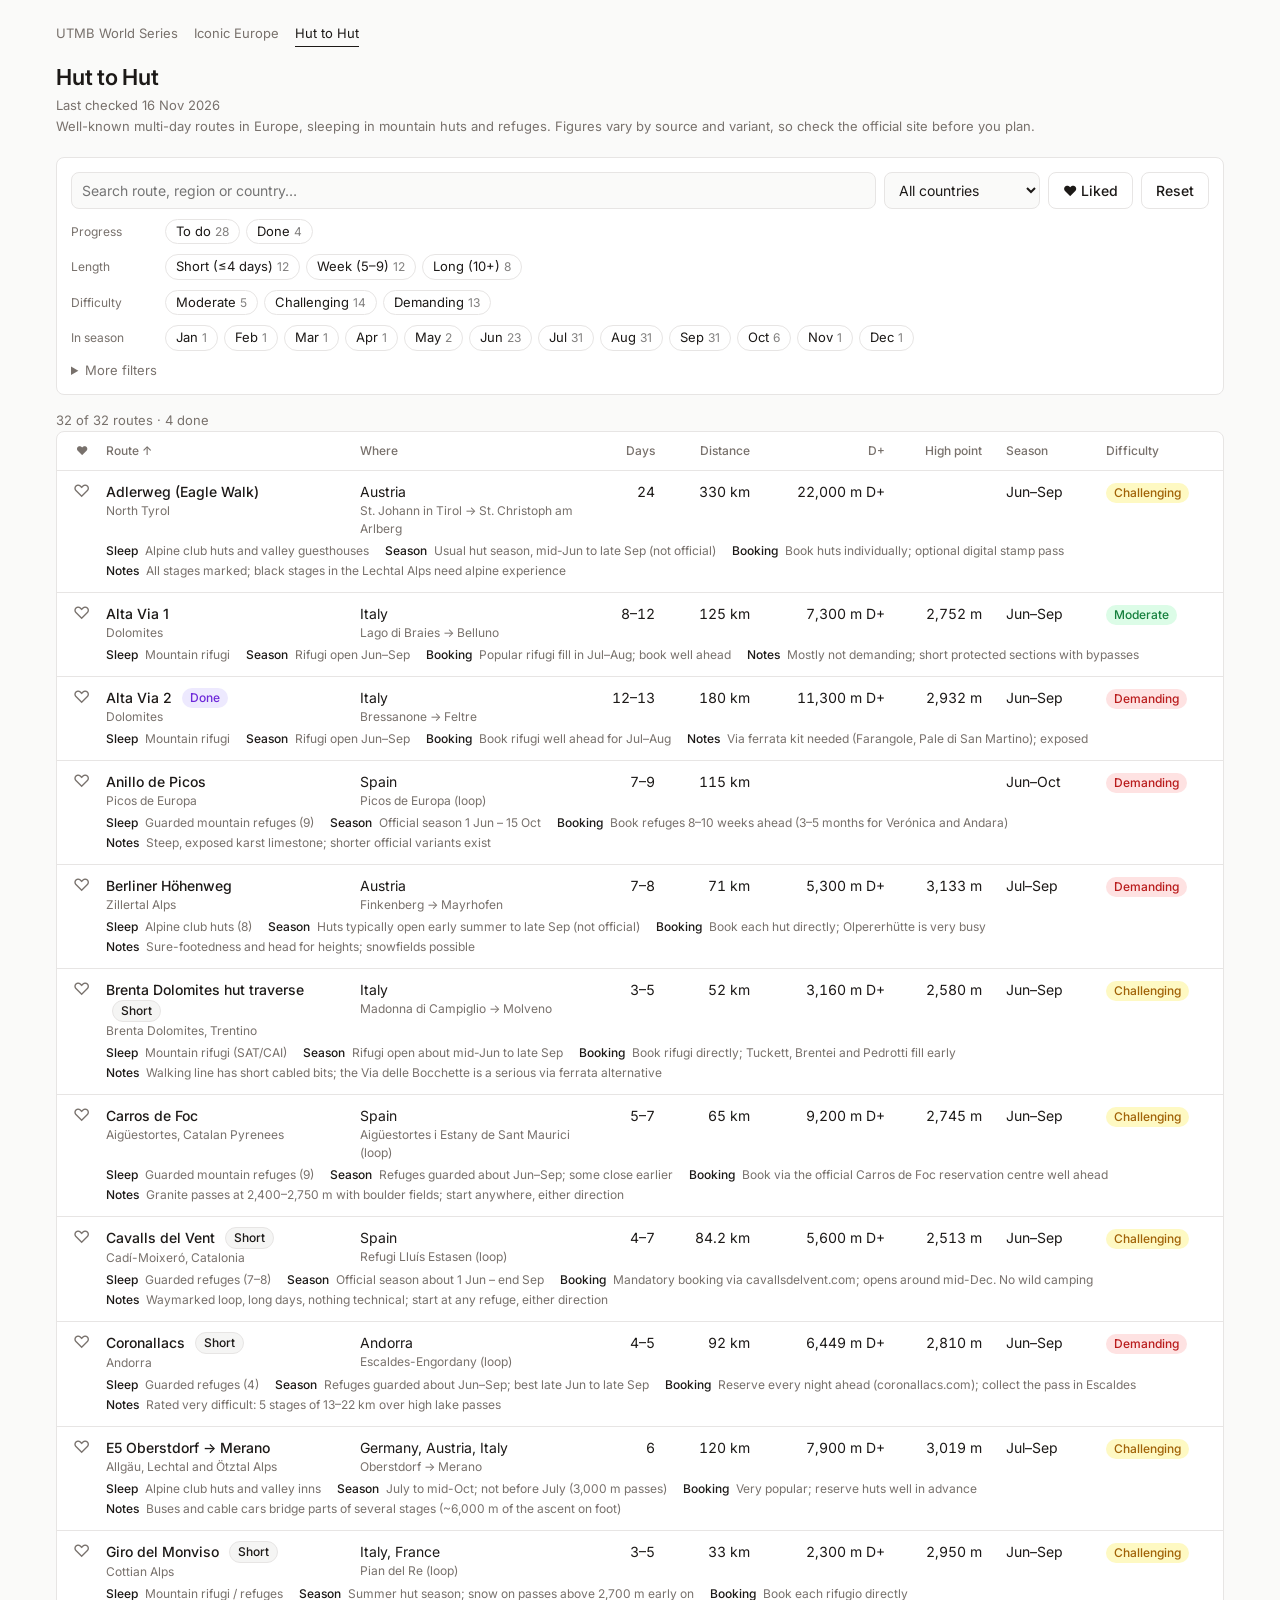
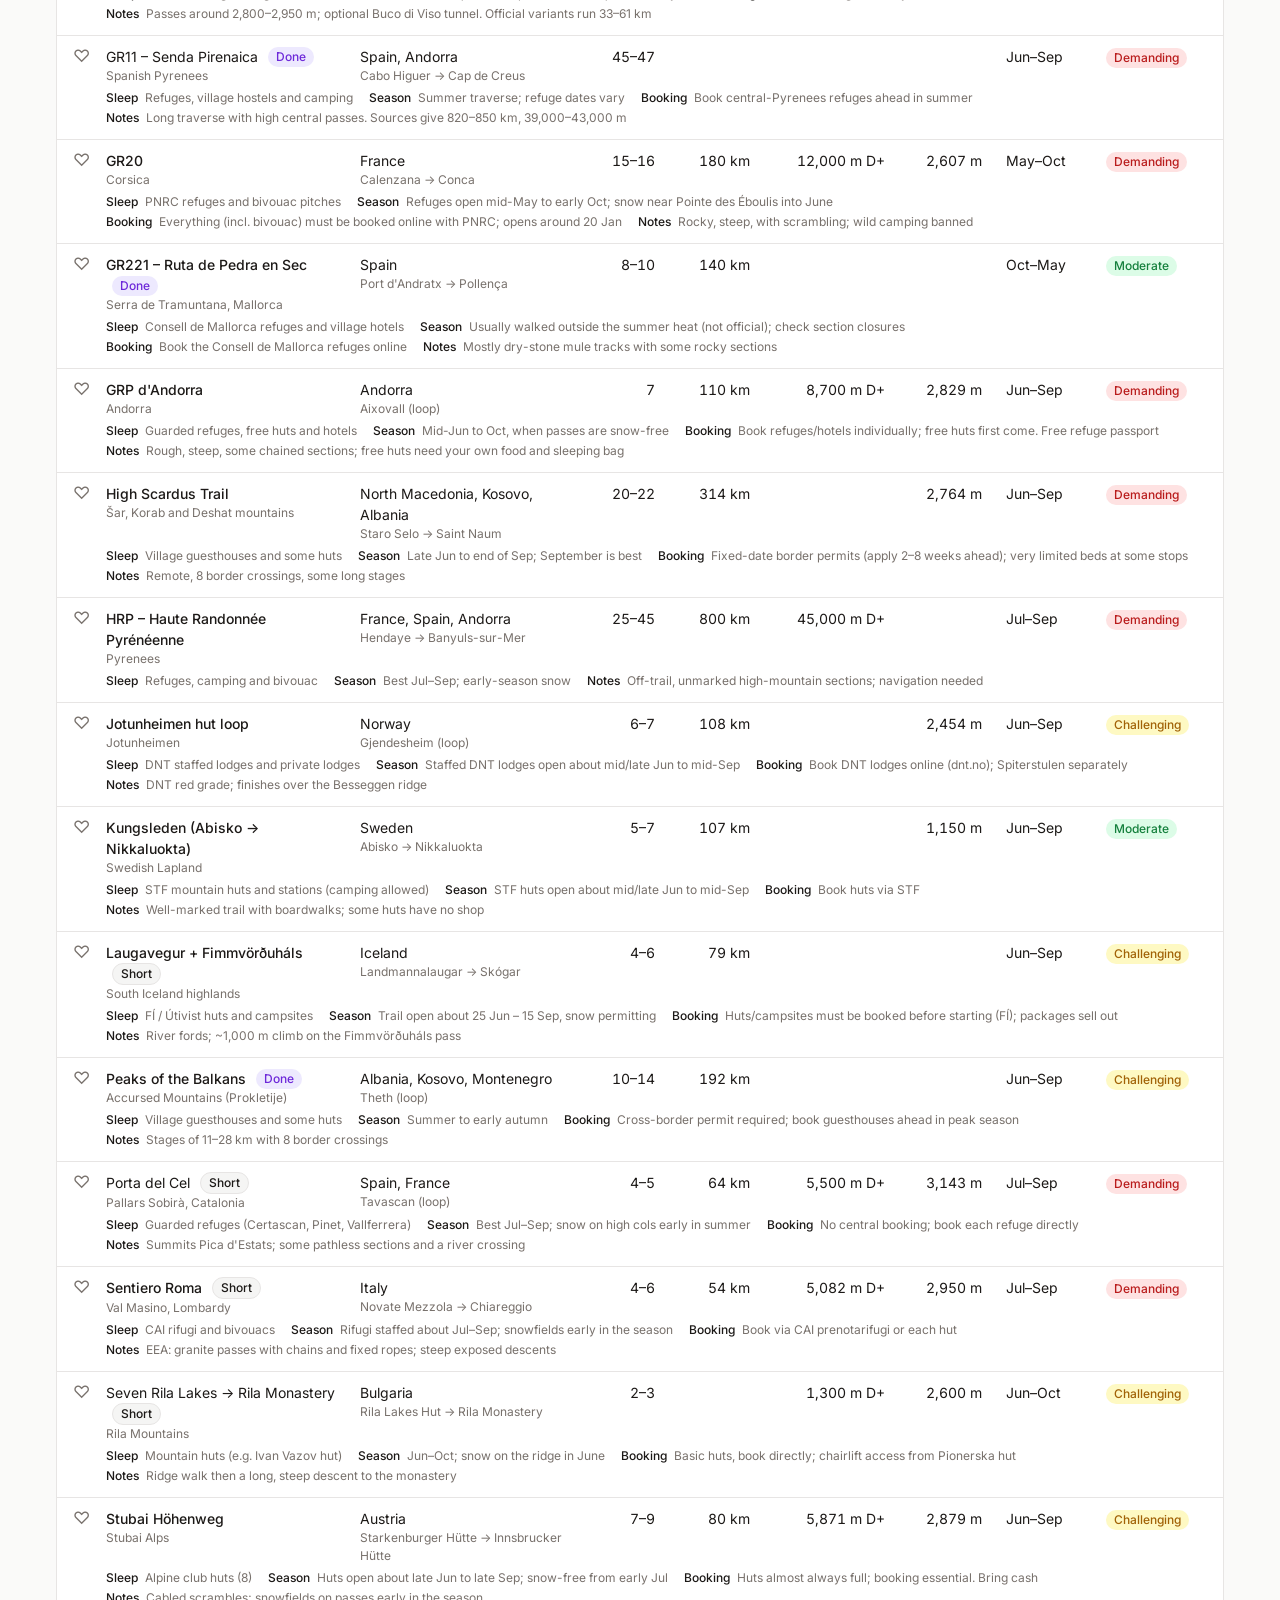
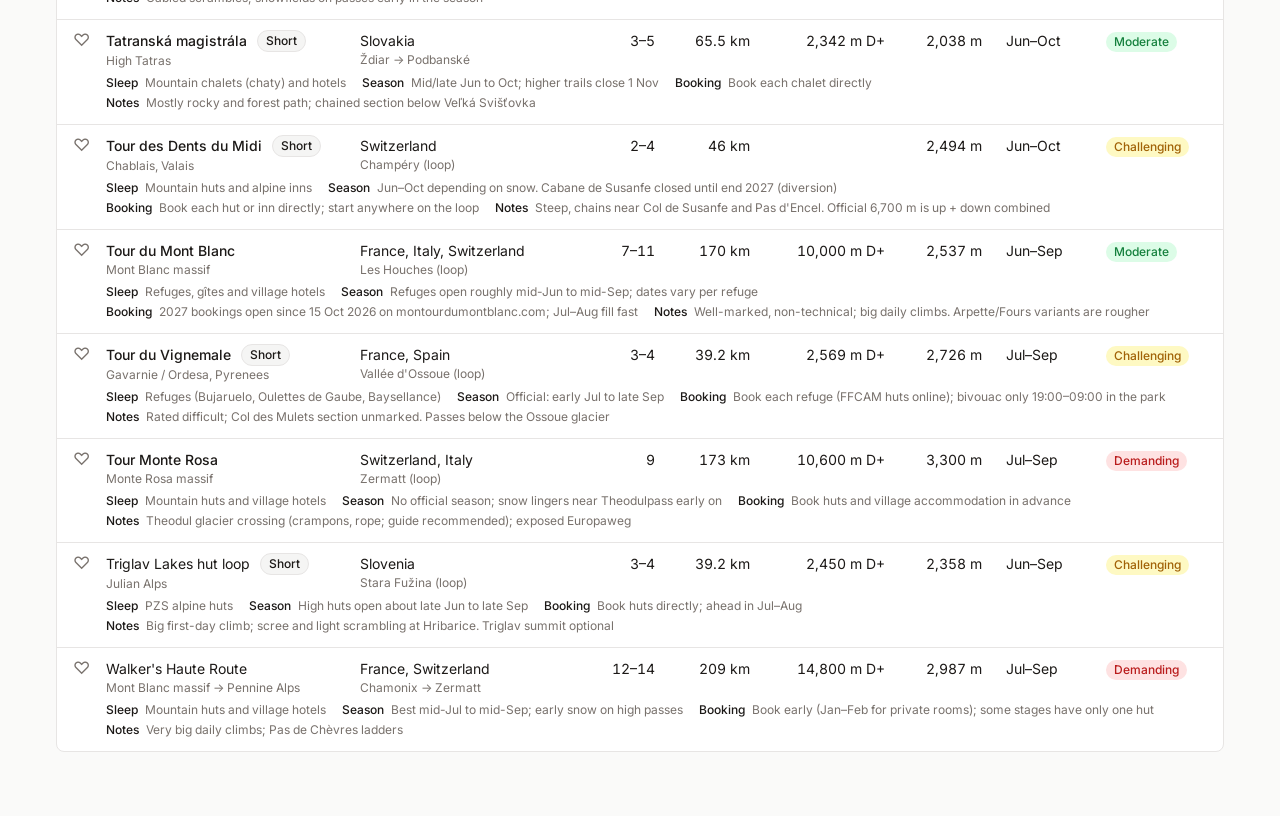
<file: huts.html>
<!doctype html>
<html lang="en">
<head>
  <meta charset="utf-8">
  <meta name="viewport" content="width=device-width, initial-scale=1">
  <title>Hut to Hut Routes</title>
  <meta name="description" content="Well-known multi-day hut-to-hut routes in Europe for fastpacking and trekking.">
  <link rel="preconnect" href="https://fonts.googleapis.com">
  <link rel="preconnect" href="https://fonts.gstatic.com" crossorigin>
  <link href="https://fonts.googleapis.com/css2?family=Inter:wght@400;500;600&display=swap" rel="stylesheet">
  <link rel="stylesheet" href="style.css">
</head>
<body data-page="huts">
  <nav class="nav">
    <a href="./">UTMB World Series</a>
    <a href="europe.html">Iconic Europe</a>
    <a href="huts.html" aria-current="page">Hut to Hut</a>
  </nav>
  <header class="top">
    <div>
      <h1>Hut to Hut</h1>
      <p class="meta" id="meta">Loading…</p>
      <p class="meta">Well-known multi-day routes in Europe, sleeping in mountain huts and refuges. Figures vary by source and variant, so check the official site before you plan.</p>
    </div>
  </header>

  <section class="filters" aria-label="Filters">
    <div class="row">
      <input id="q" type="search" placeholder="Search route, region or country…" autocomplete="off">
      <select id="country" aria-label="Country"><option value="">All countries</option></select>
      <button id="liked" class="btn like-filter" type="button" aria-pressed="false">♥ Liked <span class="n" id="liked-n"></span></button>
      <button id="reset" class="btn" type="button">Reset</button>
    </div>

    <div class="group"><span class="label">Progress</span><div class="chips" id="f-progress"></div></div>
    <div class="group"><span class="label">Length</span><div class="chips" id="f-length"></div></div>
    <div class="group"><span class="label">Difficulty</span><div class="chips" id="f-difficulty"></div></div>
    <div class="group"><span class="label">In season</span><div class="chips" id="f-month"></div></div>

    <details class="more">
      <summary>More filters</summary>
      <div class="ranges">
        <label>Days <span class="pair"><input id="daysMin" type="number" min="1" placeholder="min"><input id="daysMax" type="number" min="1" placeholder="max"></span></label>
        <label>Distance km <span class="pair"><input id="distMin" type="number" min="0" placeholder="min"><input id="distMax" type="number" min="0" placeholder="max"></span></label>
        <label>Elevation m <span class="pair"><input id="elevMin" type="number" min="0" placeholder="min"><input id="elevMax" type="number" min="0" placeholder="max"></span></label>
      </div>
      <div class="group"><span class="label">Terrain</span><div class="chips" id="f-terrain"></div></div>
    </details>
  </section>

  <main>
    <p class="count" id="count"></p>
    <div class="table-wrap">
      <table id="table">
        <thead>
          <tr>
            <th data-sort="liked" class="like" aria-label="Liked">♥</th>
            <th data-sort="name">Route</th>
            <th data-sort="countries">Where</th>
            <th data-sort="days" class="num">Days</th>
            <th data-sort="distance" class="num">Distance</th>
            <th data-sort="elevationGain" class="num">D+</th>
            <th data-sort="highestPoint" class="num">High point</th>
            <th data-sort="seasonStart">Season</th>
            <th data-sort="difficulty">Difficulty</th>
          </tr>
        </thead>
        <tbody id="rows"></tbody>
      </table>
    </div>
    <p class="empty" id="empty" hidden>No routes match these filters.</p>
  </main>

  <script src="huts.js"></script>
</body>
</html>
</file>
<file: style.css>
:root {
  --bg: #fafaf9;
  --surface: #ffffff;
  --text: #1c1917;
  --muted: #78716c;
  --border: #e7e5e4;
  --accent: #1c1917;
  --accent-text: #ffffff;
  --chip-on: #1c1917;
  --chip-on-text: #ffffff;
  --open: #15803d;
  --open-bg: #dcfce7;
  --soon: #a16207;
  --soon-bg: #fef9c3;
  --sold: #b91c1c;
  --sold-bg: #fee2e2;
  --closed: #57534e;
  --closed-bg: #f5f5f4;
  --like: #e11d48;
  --lottery: #6d28d9;
  --lottery-bg: #ede9fe;
  --radius: 8px;
}

@media (prefers-color-scheme: dark) {
  :root {
    --bg: #0c0a09;
    --surface: #1c1917;
    --text: #f5f5f4;
    --muted: #a8a29e;
    --border: #292524;
    --accent: #f5f5f4;
    --accent-text: #0c0a09;
    --chip-on: #f5f5f4;
    --chip-on-text: #0c0a09;
    --open: #4ade80;
    --open-bg: #14532d55;
    --soon: #facc15;
    --soon-bg: #713f1255;
    --sold: #f87171;
    --sold-bg: #7f1d1d55;
    --closed: #a8a29e;
    --closed-bg: #29252480;
    --like: #fb7185;
    --lottery: #c4b5fd;
    --lottery-bg: #4c1d9555;
  }
}

* { box-sizing: border-box; }

body {
  margin: 0;
  background: var(--bg);
  color: var(--text);
  font: 14px/1.5 Inter, system-ui, -apple-system, sans-serif;
  max-width: 1200px;
  margin-inline: auto;
  padding: 24px 16px 64px;
}

h1 { font-size: 22px; font-weight: 600; margin: 0; letter-spacing: -0.01em; }

a { color: inherit; }

.top {
  display: flex;
  align-items: flex-start;
  justify-content: space-between;
  gap: 16px;
  margin-bottom: 20px;
}

.meta, .count { color: var(--muted); margin: 2px 0 0; font-size: 13px; }

.btn {
  font: inherit;
  font-weight: 500;
  border: 1px solid var(--border);
  background: var(--surface);
  color: var(--text);
  border-radius: var(--radius);
  padding: 7px 14px;
  cursor: pointer;
  white-space: nowrap;
}
.btn:hover { border-color: var(--muted); }
.btn.primary { background: var(--accent); color: var(--accent-text); border-color: var(--accent); }
.btn:disabled { opacity: 0.6; cursor: progress; }

.filters {
  background: var(--surface);
  border: 1px solid var(--border);
  border-radius: var(--radius);
  padding: 14px;
  display: grid;
  gap: 10px;
  margin-bottom: 16px;
}

.row { display: flex; gap: 8px; flex-wrap: wrap; }
.row input[type=search] { flex: 1 1 240px; }

input, select {
  font: inherit;
  color: var(--text);
  background: var(--bg);
  border: 1px solid var(--border);
  border-radius: var(--radius);
  padding: 6px 10px;
  min-width: 0;
}
input:focus, select:focus { outline: 2px solid var(--muted); outline-offset: -1px; }

.group { display: flex; gap: 10px; align-items: baseline; flex-wrap: wrap; }
.label { color: var(--muted); font-size: 12px; width: 84px; flex-shrink: 0; }

.chips { display: flex; flex-wrap: wrap; gap: 6px; flex: 1; }
.chip {
  font: inherit;
  font-size: 13px;
  border: 1px solid var(--border);
  background: transparent;
  color: var(--text);
  border-radius: 999px;
  padding: 2px 10px;
  cursor: pointer;
}
.chip:hover { border-color: var(--muted); }
.chip[aria-pressed=true] { background: var(--chip-on); color: var(--chip-on-text); border-color: var(--chip-on); }
.chip .n { opacity: 0.55; margin-left: 4px; font-size: 12px; }

.more summary { cursor: pointer; color: var(--muted); font-size: 13px; }
.more[open] summary { margin-bottom: 10px; }
.ranges {
  display: grid;
  grid-template-columns: repeat(auto-fill, minmax(200px, 1fr));
  gap: 10px 16px;
  margin-bottom: 10px;
}
.ranges label { display: grid; gap: 4px; font-size: 12px; color: var(--muted); }
.ranges label.check { display: flex; align-items: center; gap: 6px; color: var(--text); font-size: 13px; }
.pair { display: flex; gap: 6px; }
.pair input { width: 50%; }

.table-wrap {
  background: var(--surface);
  border: 1px solid var(--border);
  border-radius: var(--radius);
  overflow: hidden;
}

table { width: 100%; border-collapse: collapse; }
th, td { padding: 10px 12px; text-align: left; border-bottom: 1px solid var(--border); vertical-align: top; }
tbody tr:last-child td { border-bottom: 0; }
tbody tr:hover { background: var(--bg); }
th {
  font-size: 12px;
  font-weight: 500;
  color: var(--muted);
  cursor: pointer;
  user-select: none;
  white-space: nowrap;
}
th[aria-sort=ascending]::after { content: " ↑"; }
th[aria-sort=descending]::after { content: " ↓"; }
.num { text-align: right; font-variant-numeric: tabular-nums; white-space: nowrap; }
td.date { white-space: nowrap; font-variant-numeric: tabular-nums; }

.race a { font-weight: 500; text-decoration: none; }
.race a:hover { text-decoration: underline; }
.sub { color: var(--muted); font-size: 12px; }

.badge {
  display: inline-block;
  font-size: 12px;
  font-weight: 500;
  border-radius: 999px;
  padding: 1px 8px;
  white-space: nowrap;
}
.s-registration_open { color: var(--open); background: var(--open-bg); }
.s-available_soon { color: var(--soon); background: var(--soon-bg); }
.s-registration_sold_out { color: var(--sold); background: var(--sold-bg); }
.s-registration_closed, .s-unknown { color: var(--closed); background: var(--closed-bg); }

th.like, td.like { width: 1%; padding-right: 0; text-align: center; }
.heart {
  font: inherit;
  font-size: 17px;
  line-height: 1;
  border: 0;
  background: none;
  color: var(--muted);
  cursor: pointer;
  padding: 2px 4px;
  border-radius: 4px;
}
.heart:hover { color: var(--like); }
.heart[aria-pressed=true] { color: var(--like); }

.like-filter .n { opacity: 0.6; font-size: 12px; }
.like-filter .n:empty { display: none; }
.like-filter[aria-pressed=true] { background: var(--like); border-color: var(--like); color: #fff; }

.empty { text-align: center; color: var(--muted); padding: 32px 0; }

.toast {
  position: fixed;
  left: 50%;
  bottom: 20px;
  transform: translateX(-50%);
  background: var(--accent);
  color: var(--accent-text);
  padding: 10px 16px;
  border-radius: var(--radius);
  font-size: 13px;
  max-width: calc(100% - 32px);
  box-shadow: 0 4px 16px rgb(0 0 0 / 0.15);
}

/* Phones: rows become cards */
@media (max-width: 720px) {
  .top { flex-direction: column; }
  .label { width: 100%; }
  thead { display: none; }
  table, tbody, tr, td { display: block; }
  tr { padding: 12px; border-bottom: 1px solid var(--border); position: relative; }
  tbody tr:last-child { border-bottom: 0; }
  td { border: 0; padding: 0; }
  td.race { padding-right: 100px; margin-bottom: 4px; }
  td.status { position: absolute; top: 12px; right: 12px; }
  td.status { text-align: right; }
  td.status .sub { max-width: 96px; margin-left: auto; }
  td.like { position: absolute; bottom: 8px; right: 8px; width: auto; padding: 0; }
  td.num, td.cat { display: inline; text-align: left; color: var(--muted); font-size: 12px; }
  td.num:not(.stones):not(:empty)::after, td.cat:not(:empty)::after { content: " · "; }
  td.stones:not(:empty)::before { content: "Stones "; }
  td.date { font-size: 12px; color: var(--muted); }
  td.loc { font-size: 12px; color: var(--muted); margin-bottom: 2px; }
  td.loc .sub { display: none; }
}

/* Page nav */
.nav { display: flex; gap: 16px; margin-bottom: 14px; font-size: 13px; }
.nav a { color: var(--muted); text-decoration: none; padding-bottom: 2px; border-bottom: 1px solid transparent; }
.nav a:hover { color: var(--text); }
.nav a[aria-current=page] { color: var(--text); border-bottom-color: var(--text); }

/* Curated Europe page */
.s-lottery { color: var(--lottery); background: var(--lottery-bg); }
td.status .sub { margin-top: 3px; max-width: 180px; }
[data-page=europe] .stones { display: none; }
[data-page=europe] td.loc .sub { display: none; }
td.date .sub { white-space: normal; max-width: 140px; }
a.map { text-decoration: none; }
a.map:hover { text-decoration: underline; }

/* Hut to Hut page */
.b-done { color: var(--lottery); background: var(--lottery-bg); margin-left: 6px; vertical-align: 1px; }
.b-short { color: var(--text); background: var(--closed-bg); border: 1px solid var(--border); margin-left: 6px; vertical-align: 1px; }
.d-moderate { color: var(--open); background: var(--open-bg); }
.d-challenging { color: var(--soon); background: var(--soon-bg); }
.d-demanding { color: var(--sold); background: var(--sold-bg); }
[data-page=huts] tr.route td { border-bottom: 0; padding-bottom: 4px; }
[data-page=huts] tbody tr.route:hover, [data-page=huts] tbody tr.route:hover + tr.detail { background: var(--bg); }
[data-page=huts] tbody tr.detail:hover { background: transparent; }
tr.detail td { padding-top: 0; font-size: 12px; color: var(--muted); }
tr.detail span { display: inline-block; margin: 0 16px 2px 0; }
tr.detail b { font-weight: 500; color: var(--text); margin-right: 4px; }
td.season { white-space: nowrap; }

@media (max-width: 720px) {
  [data-page=huts] tr.route { border-bottom: 0; padding-bottom: 0; }
  [data-page=huts] td.days:not(:empty)::after { content: " days · "; }
  [data-page=huts] td.high:not(:empty)::before { content: "↑ "; }
  [data-page=huts] td.race { padding-right: 110px; }
  tr.detail td:first-child { display: none; }
  [data-page=huts] td.season::after { content: none; }
  [data-page=huts] td.loc .sub { display: block; }
  tr.detail { padding-top: 4px; }
}
</file>
